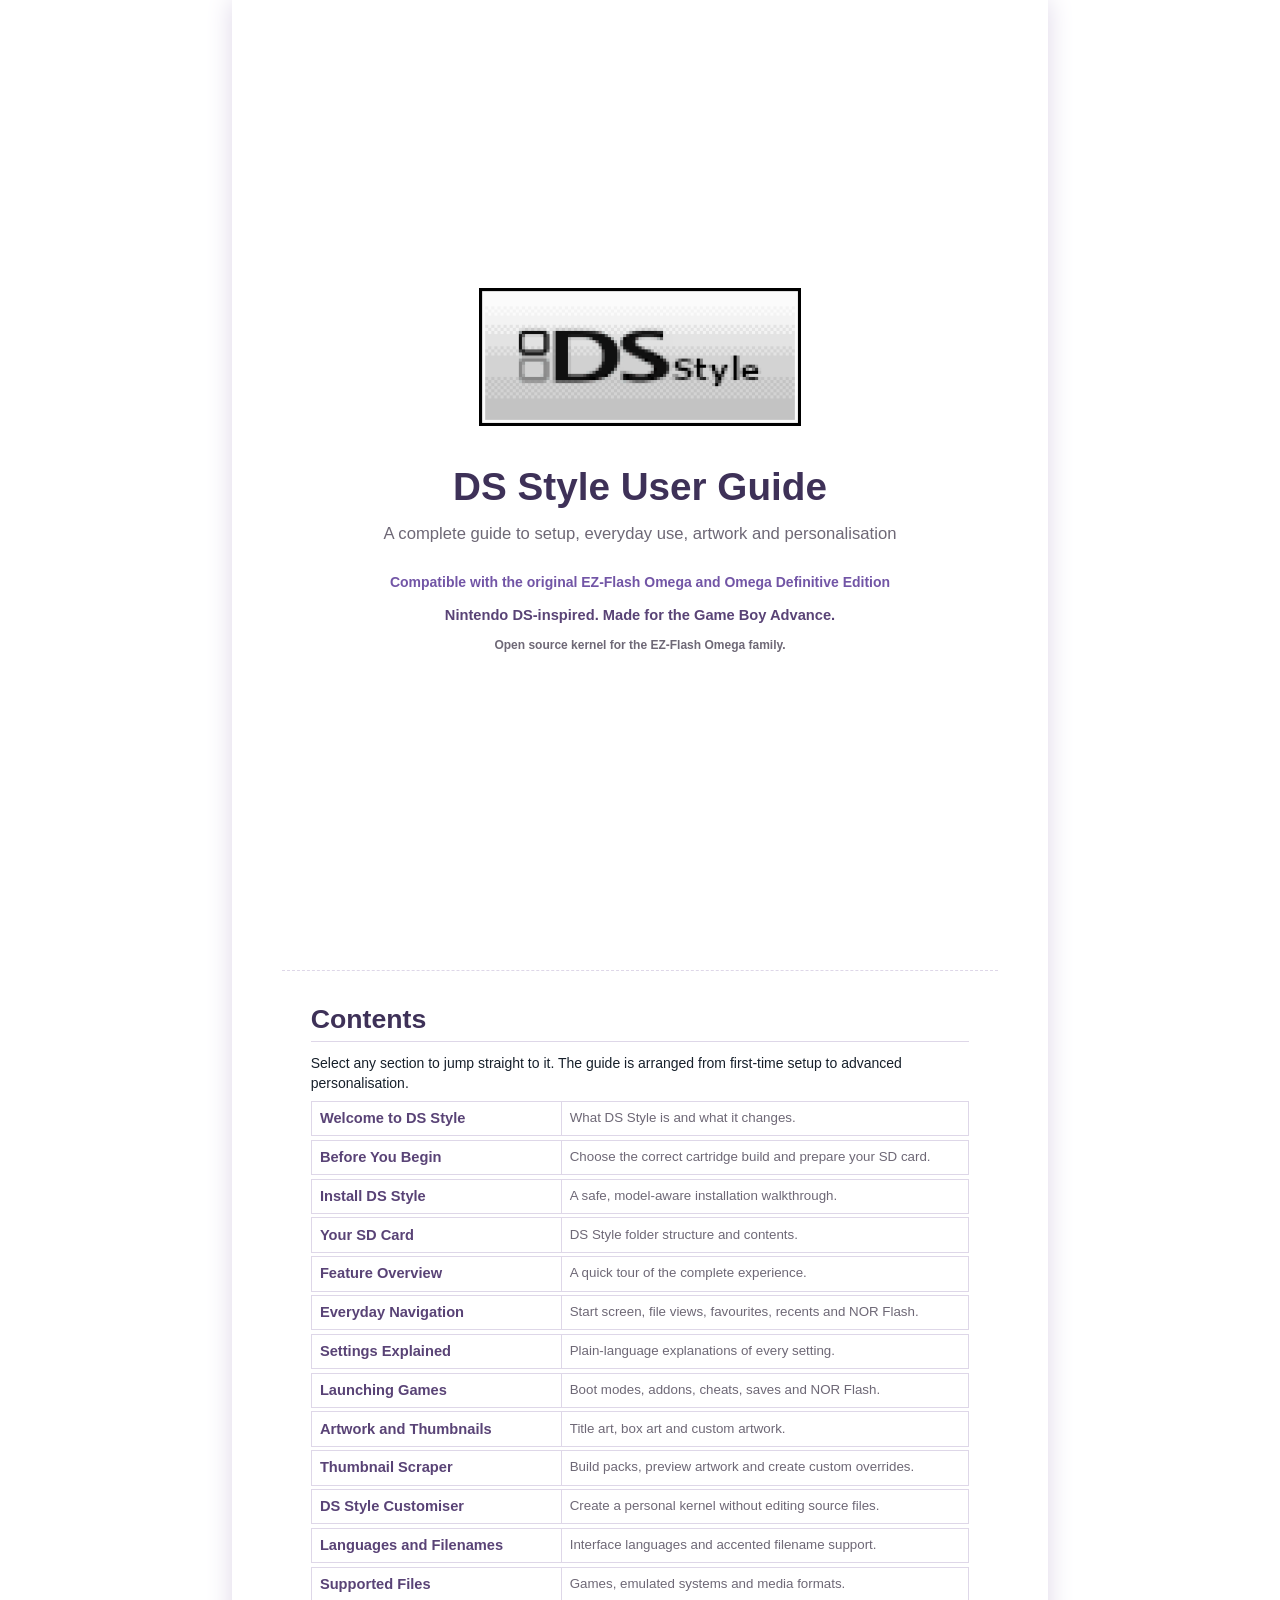
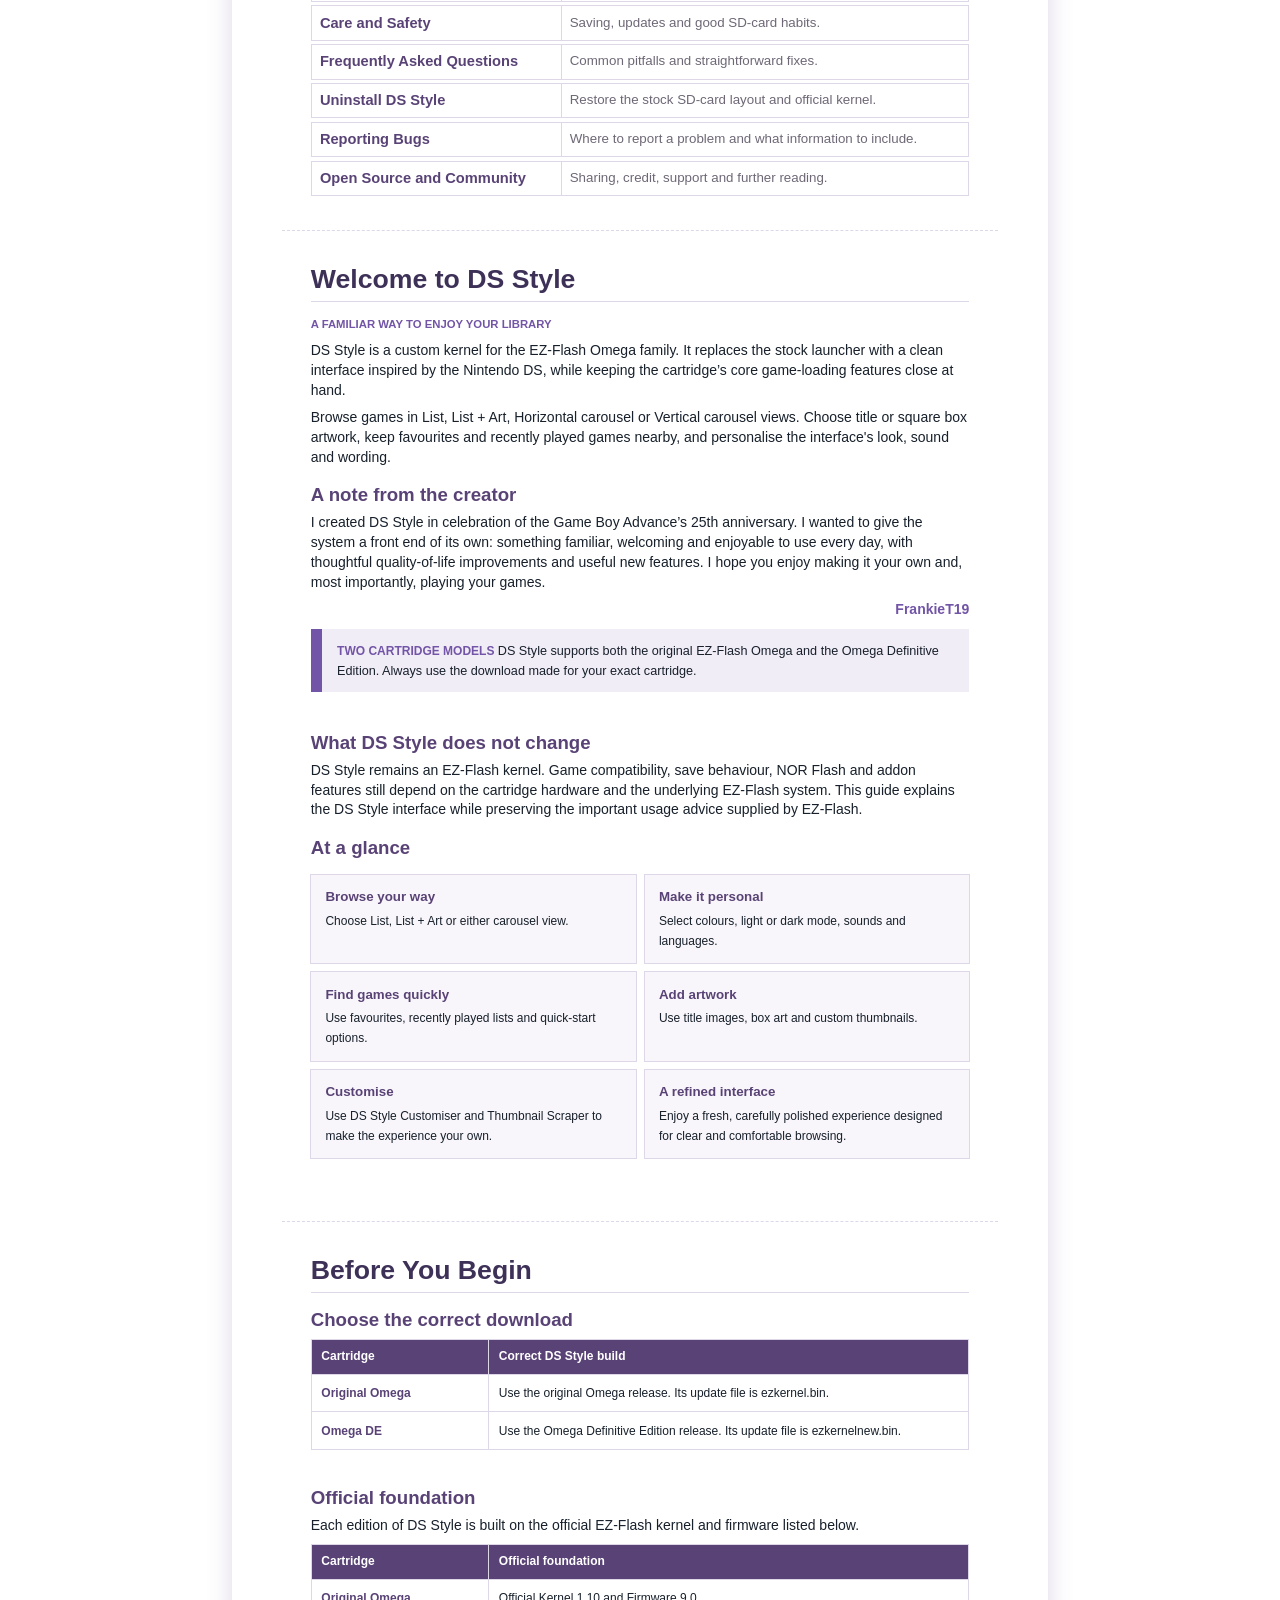
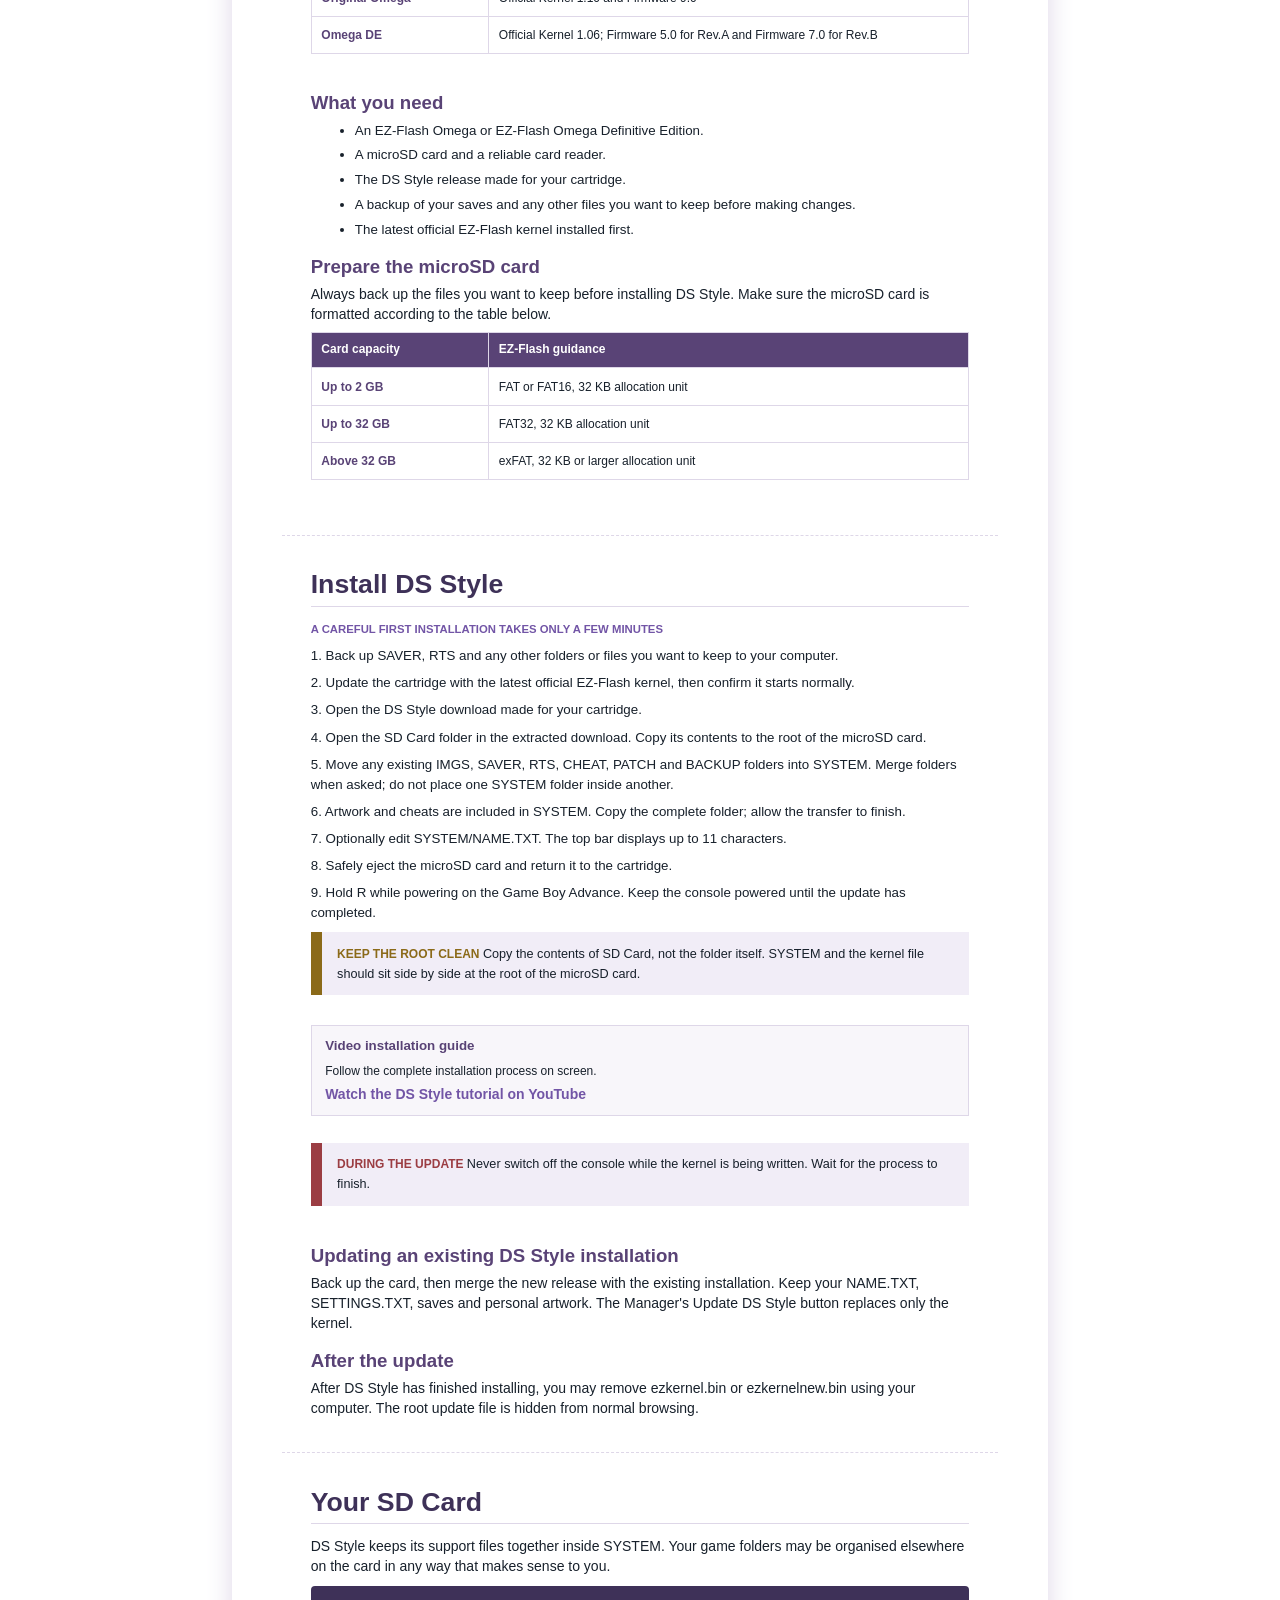
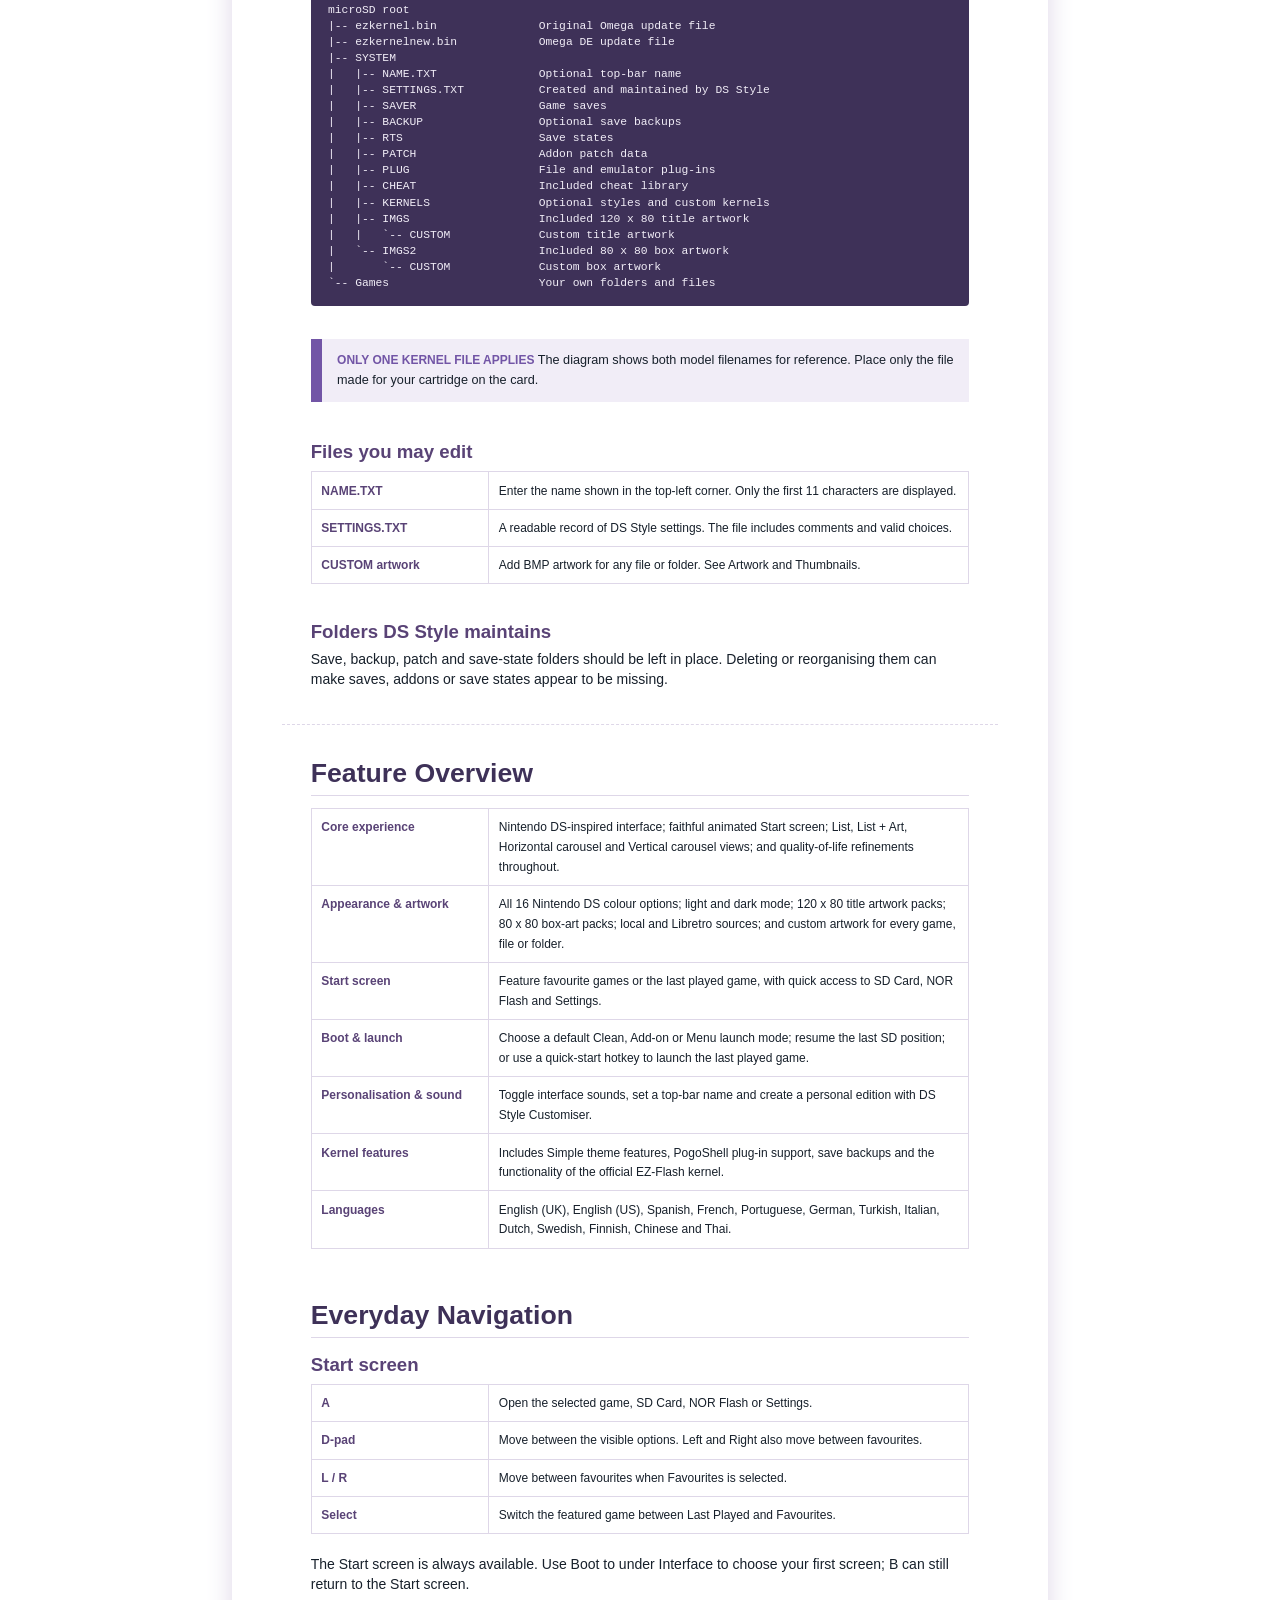
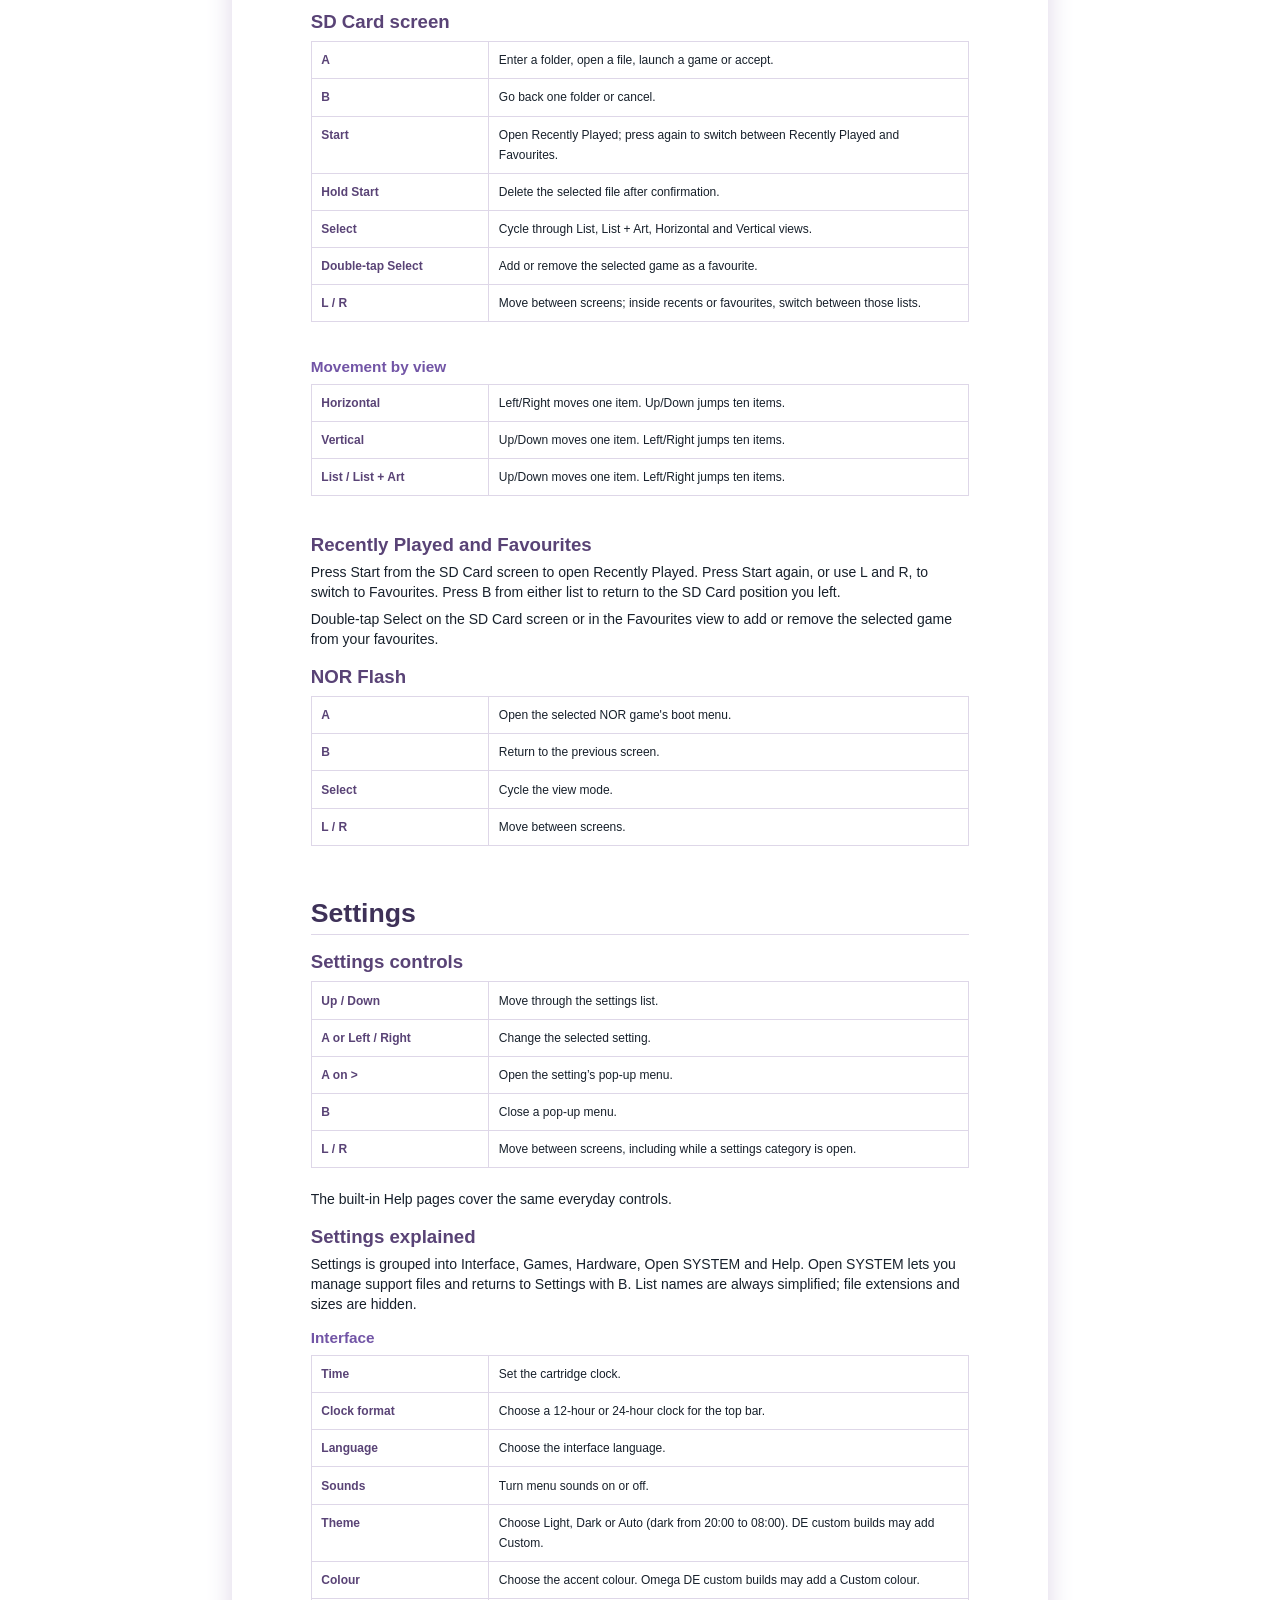
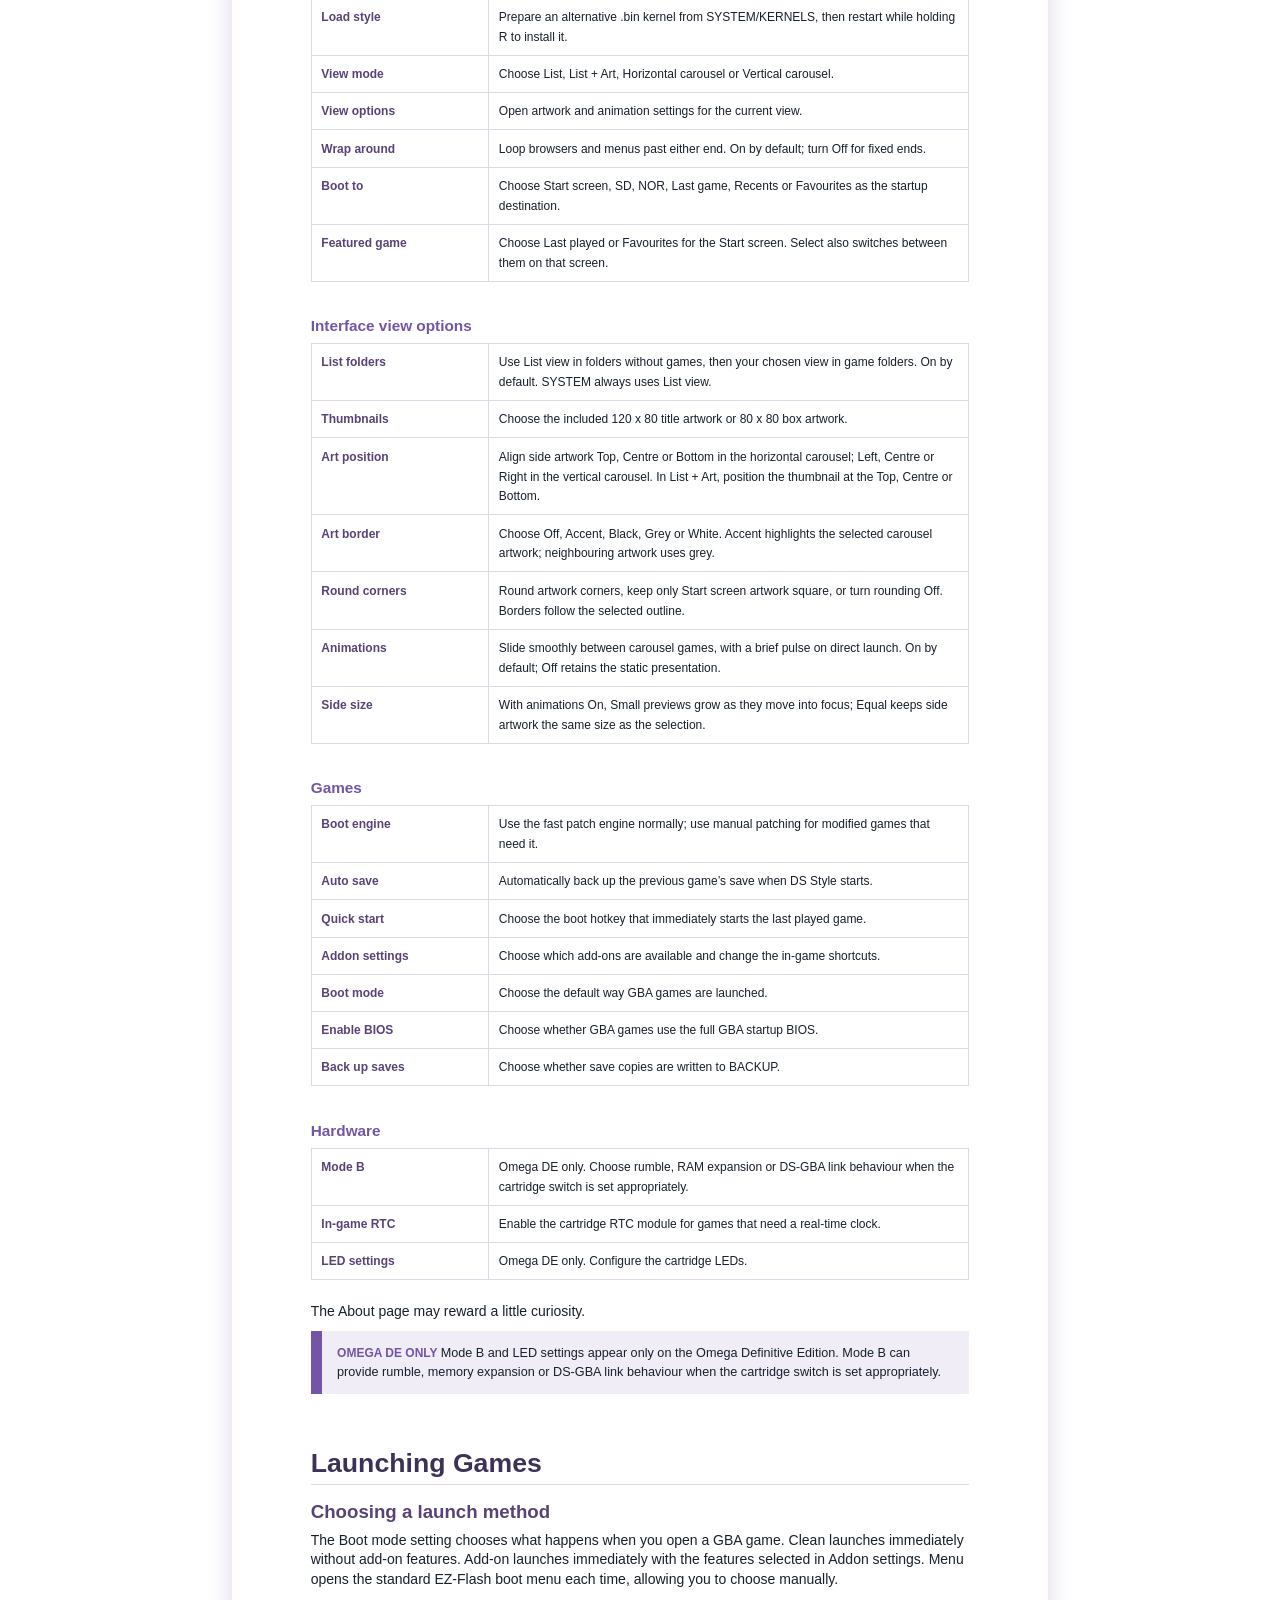
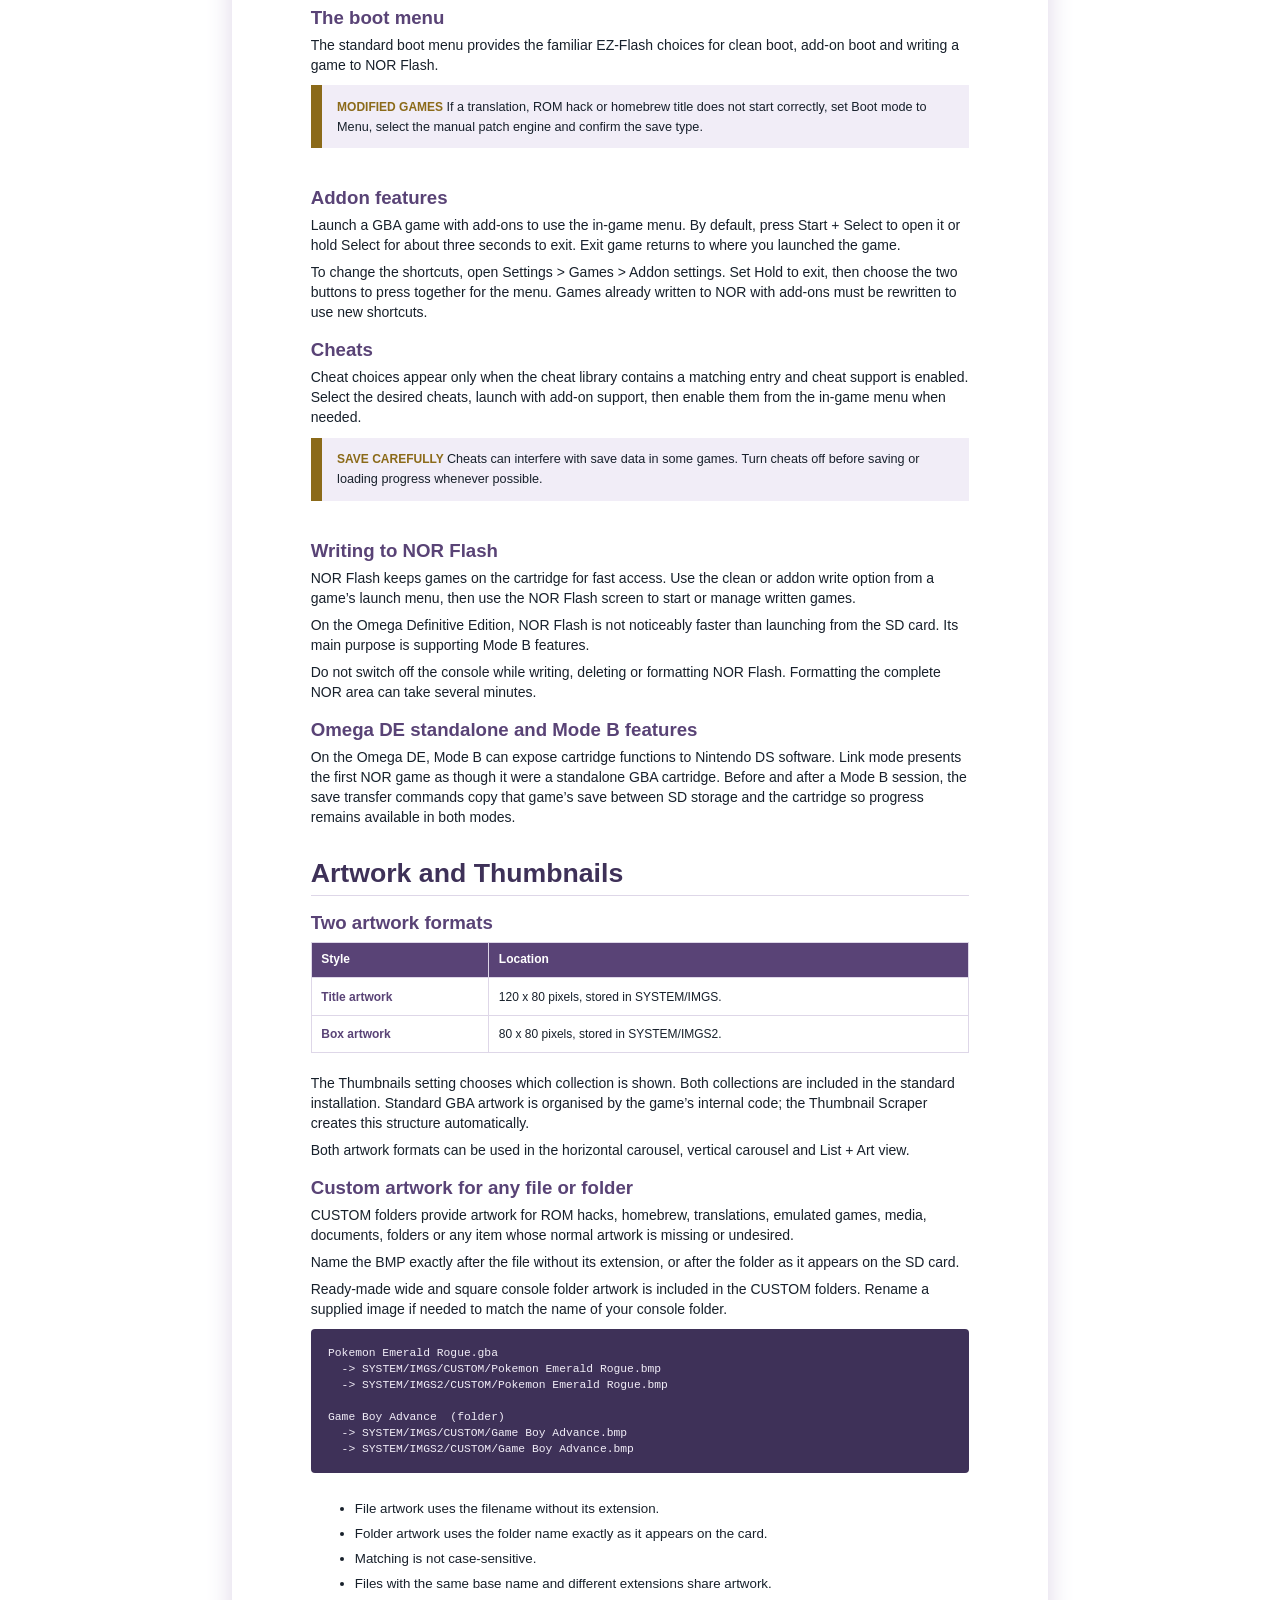
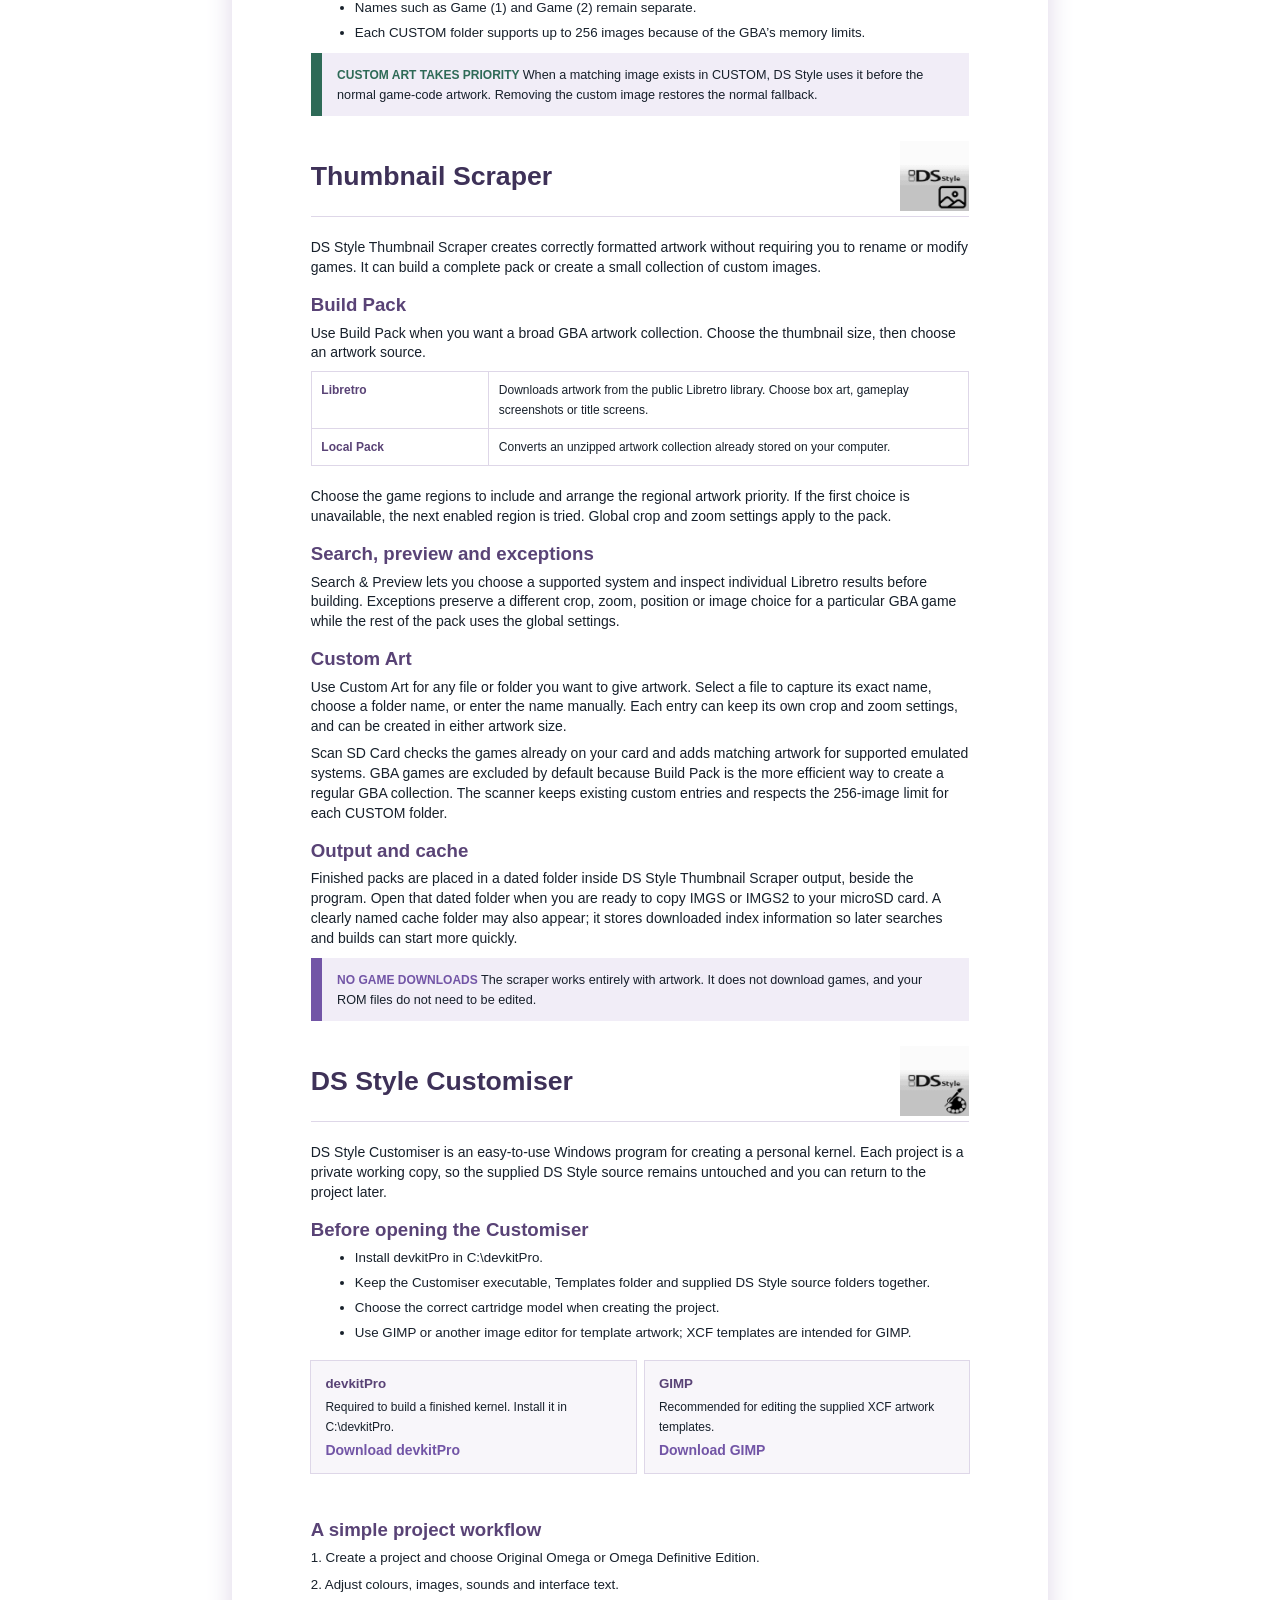
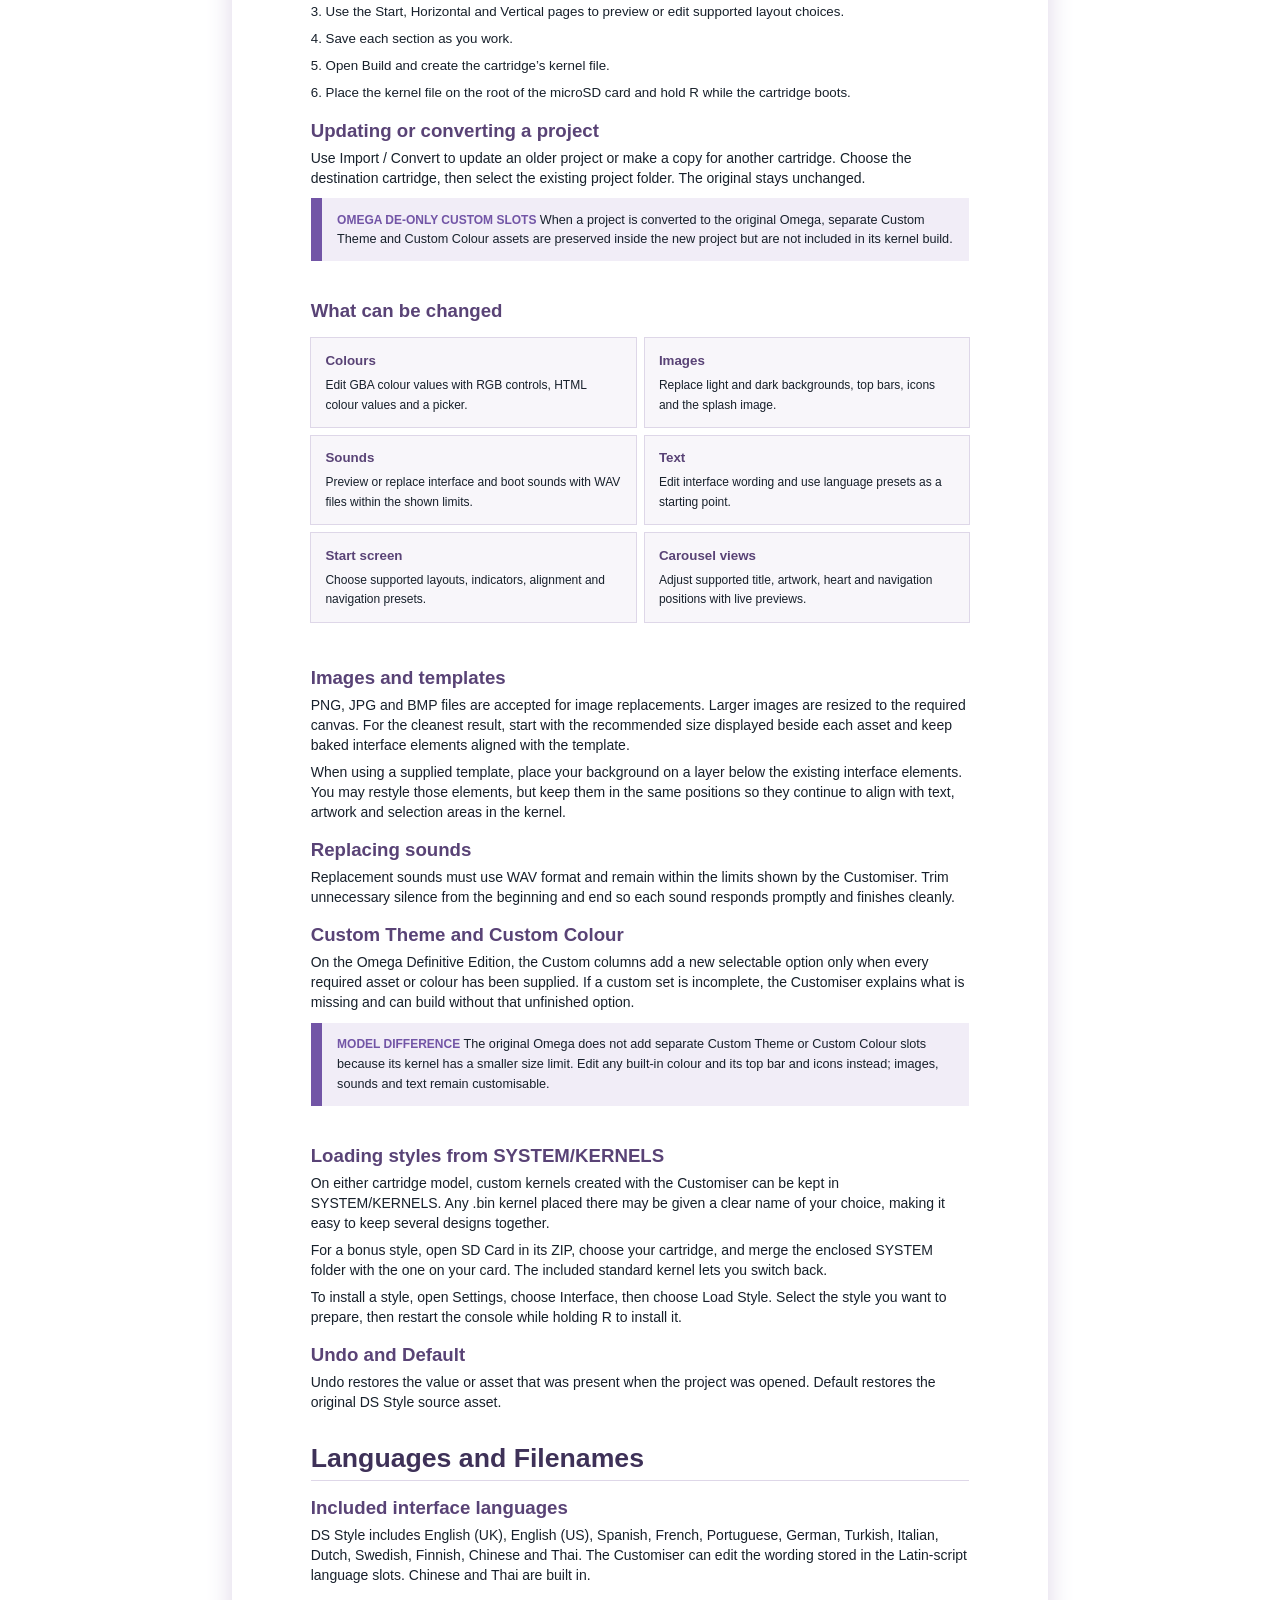
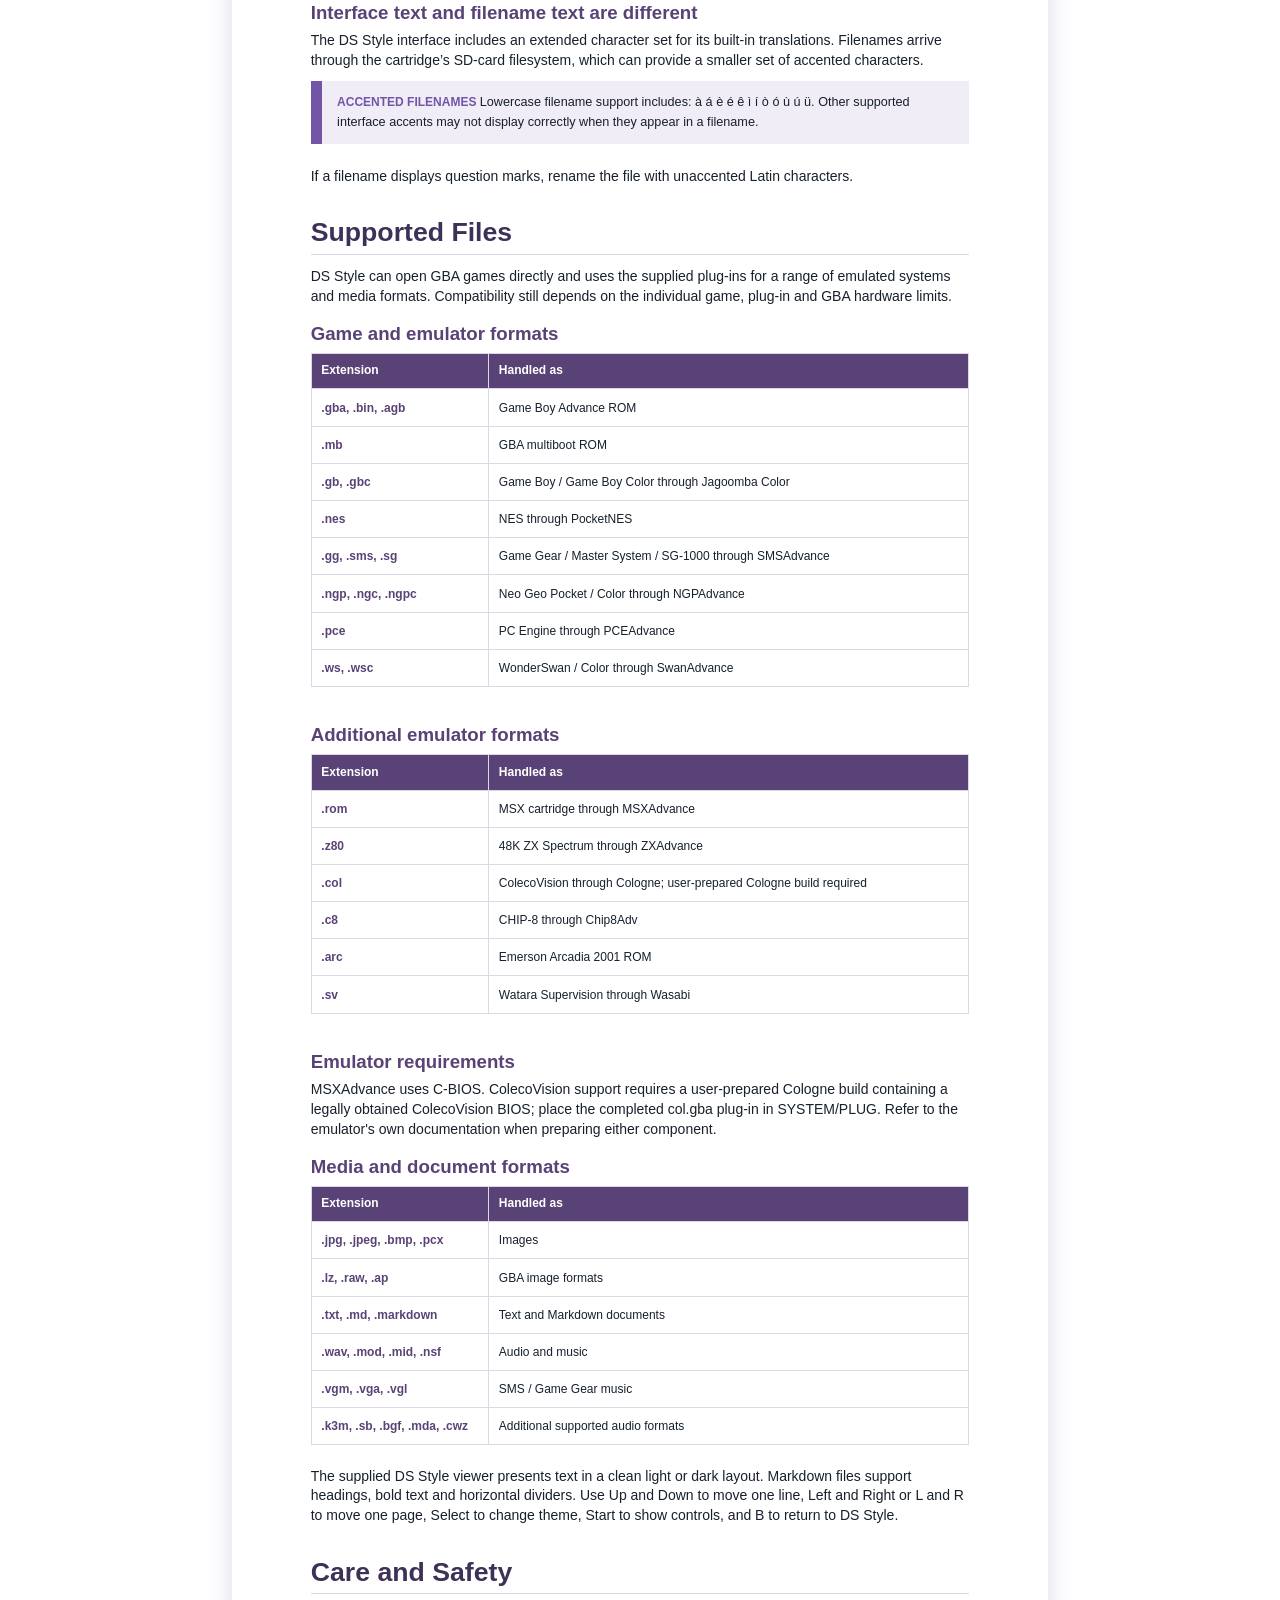
<file: docs/index.html>
<!doctype html>
<html lang="en">
<head>
<meta charset="utf-8">
<meta name="viewport" content="width=device-width, initial-scale=1">
<title>DS Style User Guide</title>
<style>
@page { size: Letter; margin: 0.62in 0.82in 0.62in 0.82in; }
* { box-sizing: border-box; }
html { scroll-behavior: smooth; }
body {
  margin: 0;
  color: #17202b;
  font-family: Arial, Helvetica, sans-serif;
  font-size: 10.5pt;
  line-height: 1.42;
  background: #ffffff;
}
.cover {
  min-height: 9.35in;
  text-align: center;
  display: flex;
  flex-direction: column;
  align-items: center;
  justify-content: center;
  padding: 0.2in 0.15in 0.55in;
}
.logo { width: 3.35in; height: auto; margin: 0 0 0.35in; image-rendering: auto; }
.section-logo { display: block; width: 0.95in; height: 0.95in; object-fit: contain; margin: 0.02in auto 0.14in; }
.cover-title { font-size: 29pt !important; font-weight: 700; color: #3e3158; margin: 0 0 0.08in !important; }
.cover-subtitle { max-width: 5.8in; font-size: 12.5pt !important; color: #6e6876; margin: 0 0 0.28in !important; }
.cover-note { text-align: center; color: #594376; font-weight: 600; margin: 0.05in 0 !important; }
.page-break { break-before: page; page-break-before: always; height: 0; }
.spacer { height: 0.08in; }
h1 {
  color: #3e3158;
  font-size: 20pt;
  line-height: 1.15;
  margin: 0.32in 0 0.13in;
  padding-bottom: 0.06in;
  border-bottom: 1px solid #ded7e8;
  break-after: avoid;
}
.page-break + h1 { margin-top: 0; }
.tool-heading-row {
  display: grid;
  grid-template-columns: minmax(0, 1fr) 0.82in;
  gap: 0.18in;
  align-items: center;
  margin: 0.02in 0 0.14in;
  padding-bottom: 0.06in;
  border-bottom: 1px solid #ded7e8;
}
.tool-heading-row h1 {
  margin: 0 !important;
  padding-bottom: 0;
  border-bottom: 0;
}
.tool-heading-logo {
  width: 0.72in;
  height: 0.72in;
  object-fit: contain;
  justify-self: end;
}
h2 {
  color: #594376;
  font-size: 14pt;
  line-height: 1.2;
  margin: 0.17in 0 0.07in;
  break-after: avoid;
}
h3 {
  color: #7255a6;
  font-size: 11.5pt;
  line-height: 1.2;
  margin: 0.15in 0 0.06in;
  break-after: avoid;
}
p.body { margin: 0 0 0.075in; orphans: 3; widows: 3; }
.center { text-align: center; }
.right { text-align: right; }
.justify { text-align: justify; }
.bold { font-weight: 700; }
.italic { font-style: italic; }
a { color: #7255a6 !important; text-decoration: none; }
a:hover { text-decoration: underline; }
ul, ol { margin: 0.04in 0 0.11in 0.28in; padding-left: 0.18in; }
li { margin: 0 0 0.05in; break-inside: avoid; }
li.sub { margin-left: 0.2in; }
table { border-collapse: collapse; width: 100%; margin: 0.08in 0 0.14in; }
tr { break-inside: avoid; page-break-inside: avoid; }
th, td {
  border: 1px solid #ded7e8;
  padding: 0.085in 0.1in;
  text-align: left;
  vertical-align: top;
}
th { background: #594376; color: white; font-size: 9.4pt; }
td:first-child { width: 27%; color: #594376; font-weight: 700; }
td p, th p { margin: 0 0 0.04in; }
td p:last-child, th p:last-child { margin-bottom: 0; }
.card-grid { table-layout: fixed; border-collapse: separate; border-spacing: 0.08in; margin-left: -0.08in; width: calc(100% + 0.16in); }
.card-grid td,
.card-grid td:first-child {
  width: 50%;
  background: #f8f6fa;
  color: #17202b;
  font-weight: 400;
  padding: 0.13in 0.15in;
}
.card-grid td p:first-child { color: #594376; font-weight: 700; }
.cover-models { width: 6.3in; margin: 0.08in auto 0.28in; table-layout: fixed; }
.cover-models td { width: 50%; background: #f8f6fa; text-align: center; color: #17202b; }
.toc-row { margin: 0 0 0.035in; table-layout: fixed; }
.toc-row td {
  padding: 0.075in 0.085in;
  font-size: 10.35pt;
  line-height: 1.3;
}
.toc-row td:first-child { width: 38%; }
.callout {
  background: #f1edf7;
  border-left: 0.12in solid #7255a6;
  padding: 0.12in 0.16in;
  margin: 0.1in 0 0.16in;
  break-inside: avoid;
}
.callout p { margin: 0; }
.link-card {
  background: #f8f6fa;
  border: 1px solid #ded7e8;
  padding: 0.1in 0.14in;
  margin: 0.07in 0 0.1in;
  break-inside: avoid;
}
.link-card p { margin: 0 0 0.05in; }
.link-card p:last-child { margin-bottom: 0; }
pre {
  white-space: pre-wrap;
  background: #3e3158;
  color: #f1edf7;
  border-radius: 4px;
  padding: 0.16in 0.18in;
  font: 8.5pt/1.42 Consolas, "Courier New", monospace;
  margin: 0.1in 0 0.16in;
  break-inside: avoid;
}
@media screen {
  body { max-width: 8.5in; margin: 0 auto; padding: 0.4in 0.82in; box-shadow: 0 0 25px #ded7e8; }
  .page-break { border-top: 1px dashed #ded7e8; margin: 0.35in -0.3in; }
}
@media print {
  a { color: #7255a6 !important; }
  .page-break { margin: 0; }
}
</style>
</head>
<body>

<!--
DS Style User Guide
Self-contained working copy generated from the editable DOCX.
All images and styling are embedded. Internal table-of-contents links and
external reference links are retained for browser viewing and PDF printing.
-->

<section class="cover"><div class="spacer"></div><img class="logo" alt="DS Style" src="[data-uri]"><p class="body center cover-title"><span class="bold" style="color:#3E3158;font-size:29pt">DS Style User Guide</span></p><p class="body center cover-subtitle"><span style="color:#6E6876;font-size:12.5pt">A complete guide to setup, everyday use, artwork and personalisation</span></p><p class="body center"><span class="bold" style="color:#7255A6;font-size:10.5pt">Compatible with the original EZ-Flash Omega and Omega Definitive Edition</span></p><p class="body center cover-note"><span class="bold" style="color:#594376;font-size:11pt">Nintendo DS-inspired. Made for the Game Boy Advance.</span></p><p class="body center cover-note"><span style="color:#6E6876;font-size:9pt">Open source kernel for the EZ-Flash Omega family.</span></p></section><div class="page-break"></div><h1 id="contents"><span>Contents</span></h1><p class="body"><span style="color:#17202B;font-size:10.5pt">Select any section to jump straight to it. The guide is arranged from first-time setup to advanced personalisation.</span></p><table class="toc-row"><tr><td><p><a href="#welcome"><span class="bold" style="color:#594376;font-size:11pt">Welcome to DS Style</span></a></p></td><td><p><span style="color:#6E6876;font-size:10pt">What DS Style is and what it changes.</span></p></td></tr></table><table class="toc-row"><tr><td><p><a href="#before"><span class="bold" style="color:#594376;font-size:11pt">Before You Begin</span></a></p></td><td><p><span style="color:#6E6876;font-size:10pt">Choose the correct cartridge build and prepare your SD card.</span></p></td></tr></table><table class="toc-row"><tr><td><p><a href="#install"><span class="bold" style="color:#594376;font-size:11pt">Install DS Style</span></a></p></td><td><p><span style="color:#6E6876;font-size:10pt">A safe, model-aware installation walkthrough.</span></p></td></tr></table><table class="toc-row"><tr><td><p><a href="#filesystem"><span class="bold" style="color:#594376;font-size:11pt">Your SD Card</span></a></p></td><td><p><span style="color:#6E6876;font-size:10pt">DS Style folder structure and contents.</span></p></td></tr></table><table class="toc-row"><tr><td><p><a href="#features"><span class="bold" style="color:#594376;font-size:11pt">Feature Overview</span></a></p></td><td><p><span style="color:#6E6876;font-size:10pt">A quick tour of the complete experience.</span></p></td></tr></table><table class="toc-row"><tr><td><p><a href="#navigation"><span class="bold" style="color:#594376;font-size:11pt">Everyday Navigation</span></a></p></td><td><p><span style="color:#6E6876;font-size:10pt">Start screen, file views, favourites, recents and NOR Flash.</span></p></td></tr></table><table class="toc-row"><tr><td><p><a href="#settings"><span class="bold" style="color:#594376;font-size:11pt">Settings Explained</span></a></p></td><td><p><span style="color:#6E6876;font-size:10pt">Plain-language explanations of every setting.</span></p></td></tr></table><table class="toc-row"><tr><td><p><a href="#launching"><span class="bold" style="color:#594376;font-size:11pt">Launching Games</span></a></p></td><td><p><span style="color:#6E6876;font-size:10pt">Boot modes, addons, cheats, saves and NOR Flash.</span></p></td></tr></table><table class="toc-row"><tr><td><p><a href="#artwork"><span class="bold" style="color:#594376;font-size:11pt">Artwork and Thumbnails</span></a></p></td><td><p><span style="color:#6E6876;font-size:10pt">Title art, box art and custom artwork.</span></p></td></tr></table><table class="toc-row"><tr><td><p><a href="#scraper"><span class="bold" style="color:#594376;font-size:11pt">Thumbnail Scraper</span></a></p></td><td><p><span style="color:#6E6876;font-size:10pt">Build packs, preview artwork and create custom overrides.</span></p></td></tr></table><table class="toc-row"><tr><td><p><a href="#customiser"><span class="bold" style="color:#594376;font-size:11pt">DS Style Customiser</span></a></p></td><td><p><span style="color:#6E6876;font-size:10pt">Create a personal kernel without editing source files.</span></p></td></tr></table><table class="toc-row"><tr><td><p><a href="#languages"><span class="bold" style="color:#594376;font-size:11pt">Languages and Filenames</span></a></p></td><td><p><span style="color:#6E6876;font-size:10pt">Interface languages and accented filename support.</span></p></td></tr></table><table class="toc-row"><tr><td><p><a href="#supported"><span class="bold" style="color:#594376;font-size:11pt">Supported Files</span></a></p></td><td><p><span style="color:#6E6876;font-size:10pt">Games, emulated systems and media formats.</span></p></td></tr></table><table class="toc-row"><tr><td><p><a href="#safety"><span class="bold" style="color:#594376;font-size:11pt">Care and Safety</span></a></p></td><td><p><span style="color:#6E6876;font-size:10pt">Saving, updates and good SD-card habits.</span></p></td></tr></table><table class="toc-row"><tr><td><p><a href="#faq"><span class="bold" style="color:#594376;font-size:11pt">Frequently Asked Questions</span></a></p></td><td><p><span style="color:#6E6876;font-size:10pt">Common pitfalls and straightforward fixes.</span></p></td></tr></table><table class="toc-row"><tr><td><p><a href="#uninstall"><span class="bold" style="color:#594376;font-size:11pt">Uninstall DS Style</span></a></p></td><td><p><span style="color:#6E6876;font-size:10pt">Restore the stock SD-card layout and official kernel.</span></p></td></tr></table><table class="toc-row"><tr><td><p><a href="#reporting"><span class="bold" style="color:#594376;font-size:11pt">Reporting Bugs</span></a></p></td><td><p><span style="color:#6E6876;font-size:10pt">Where to report a problem and what information to include.</span></p></td></tr></table><table class="toc-row"><tr><td><p><a href="#community"><span class="bold" style="color:#594376;font-size:11pt">Open Source and Community</span></a></p></td><td><p><span style="color:#6E6876;font-size:10pt">Sharing, credit, support and further reading.</span></p></td></tr></table><div class="page-break"></div><h1 id="welcome"><span>Welcome to DS Style</span></h1><p class="body"><span class="bold" style="color:#7255A6;font-size:8.5pt">A FAMILIAR WAY TO ENJOY YOUR LIBRARY</span></p><p class="body"><span style="color:#17202B;font-size:10.5pt">DS Style is a custom kernel for the EZ-Flash Omega family. It replaces the stock launcher with a clean interface inspired by the Nintendo DS, while keeping the cartridge’s core game-loading features close at hand.</span></p><p class="body"><span style="color:#17202B;font-size:10.5pt">Browse games in List, List + Art, Horizontal carousel or Vertical carousel views. Choose title or square box artwork, keep favourites and recently played games nearby, and personalise the interface&#x27;s look, sound and wording.</span></p><h2><span>A note from the creator</span></h2><p class="body"><span style="color:#17202B;font-size:10.5pt">I created DS Style in celebration of the Game Boy Advance’s 25th anniversary. I wanted to give the system a front end of its own: something familiar, welcoming and enjoyable to use every day, with thoughtful quality-of-life improvements and useful new features. I hope you enjoy making it your own and, most importantly, playing your games.</span></p><p class="body right"><span class="bold" style="color:#7255A6;font-size:10.5pt">FrankieT19</span></p><aside class="callout" style="border-left-color:#7255A6"><p><span class="bold" style="color:#7255A6;font-size:9pt">TWO CARTRIDGE MODELS  </span><span style="color:#17202B;font-size:9.5pt">DS Style supports both the original EZ-Flash Omega and the Omega Definitive Edition. Always use the download made for your exact cartridge.</span></p></aside><div class="spacer"></div><h2><span>What DS Style does not change</span></h2><p class="body"><span style="color:#17202B;font-size:10.5pt">DS Style remains an EZ-Flash kernel. Game compatibility, save behaviour, NOR Flash and addon features still depend on the cartridge hardware and the underlying EZ-Flash system. This guide explains the DS Style interface while preserving the important usage advice supplied by EZ-Flash.</span></p><h2><span>At a glance</span></h2><table class="card-grid"><tr><td><p><span class="bold" style="color:#594376;font-size:10pt">Browse your way</span></p><p><span style="color:#17202B;font-size:9pt">Choose List, List + Art or either carousel view.</span></p></td><td><p><span class="bold" style="color:#594376;font-size:10pt">Make it personal</span></p><p><span style="color:#17202B;font-size:9pt">Select colours, light or dark mode, sounds and languages.</span></p></td></tr><tr><td><p><span class="bold" style="color:#594376;font-size:10pt">Find games quickly</span></p><p><span style="color:#17202B;font-size:9pt">Use favourites, recently played lists and quick-start options.</span></p></td><td><p><span class="bold" style="color:#594376;font-size:10pt">Add artwork</span></p><p><span style="color:#17202B;font-size:9pt">Use title images, box art and custom thumbnails.</span></p></td></tr><tr><td><p><span class="bold" style="color:#594376;font-size:10pt">Customise</span></p><p><span style="color:#17202B;font-size:9pt">Use DS Style Customiser and Thumbnail Scraper to make the experience your own.</span></p></td><td><p><span class="bold" style="color:#594376;font-size:10pt">A refined interface</span></p><p><span style="color:#17202B;font-size:9pt">Enjoy a fresh, carefully polished experience designed for clear and comfortable browsing.</span></p></td></tr></table><div class="spacer"></div><div class="page-break"></div><h1 id="before"><span>Before You Begin</span></h1><h2><span>Choose the correct download</span></h2><table class="data-table"><tr><th><p><span class="bold" style="color:#FFFFFF;font-size:9pt">Cartridge</span></p></th><th><p><span class="bold" style="color:#FFFFFF;font-size:9pt">Correct DS Style build</span></p></th></tr><tr><td><p><span class="bold" style="color:#594376;font-size:9pt">Original Omega</span></p></td><td><p><span style="color:#17202B;font-size:9pt">Use the original Omega release. Its update file is ezkernel.bin.</span></p></td></tr><tr><td><p><span class="bold" style="color:#594376;font-size:9pt">Omega DE</span></p></td><td><p><span style="color:#17202B;font-size:9pt">Use the Omega Definitive Edition release. Its update file is ezkernelnew.bin.</span></p></td></tr></table><div class="spacer"></div><h2><span>Official foundation</span></h2><p class="body"><span style="color:#17202B;font-size:10.5pt">Each edition of DS Style is built on the official EZ-Flash kernel and firmware listed below.</span></p><table class="data-table"><tr><th><p><span class="bold" style="color:#FFFFFF;font-size:9pt">Cartridge</span></p></th><th><p><span class="bold" style="color:#FFFFFF;font-size:9pt">Official foundation</span></p></th></tr><tr><td><p><span class="bold" style="color:#594376;font-size:9pt">Original Omega</span></p></td><td><p><span style="color:#17202B;font-size:9pt">Official Kernel 1.10 and Firmware 9.0</span></p></td></tr><tr><td><p><span class="bold" style="color:#594376;font-size:9pt">Omega DE</span></p></td><td><p><span style="color:#17202B;font-size:9pt">Official Kernel 1.06; Firmware 5.0 for Rev.A and Firmware 7.0 for Rev.B</span></p></td></tr></table><div class="spacer"></div><h2><span>What you need</span></h2><ul><li><span style="color:#17202B;font-size:10pt">An EZ-Flash Omega or EZ-Flash Omega Definitive Edition.</span></li><li><span style="color:#17202B;font-size:10pt">A microSD card and a reliable card reader.</span></li><li><span style="color:#17202B;font-size:10pt">The DS Style release made for your cartridge.</span></li><li><span style="color:#17202B;font-size:10pt">A backup of your saves and any other files you want to keep before making changes.</span></li><li><span style="color:#17202B;font-size:10pt">The latest official EZ-Flash kernel installed first.</span></li></ul><h2><span>Prepare the microSD card</span></h2><p class="body"><span style="color:#17202B;font-size:10.5pt">Always back up the files you want to keep before installing DS Style. Make sure the microSD card is formatted according to the table below.</span></p><table class="data-table"><tr><th><p><span class="bold" style="color:#FFFFFF;font-size:9pt">Card capacity</span></p></th><th><p><span class="bold" style="color:#FFFFFF;font-size:9pt">EZ-Flash guidance</span></p></th></tr><tr><td><p><span class="bold" style="color:#594376;font-size:9pt">Up to 2 GB</span></p></td><td><p><span style="color:#17202B;font-size:9pt">FAT or FAT16, 32 KB allocation unit</span></p></td></tr><tr><td><p><span class="bold" style="color:#594376;font-size:9pt">Up to 32 GB</span></p></td><td><p><span style="color:#17202B;font-size:9pt">FAT32, 32 KB allocation unit</span></p></td></tr><tr><td><p><span class="bold" style="color:#594376;font-size:9pt">Above 32 GB</span></p></td><td><p><span style="color:#17202B;font-size:9pt">exFAT, 32 KB or larger allocation unit</span></p></td></tr></table><div class="spacer"></div><div class="page-break"></div><h1 id="install"><span>Install DS Style</span></h1><p class="body"><span class="bold" style="color:#7255A6;font-size:8.5pt">A CAREFUL FIRST INSTALLATION TAKES ONLY A FEW MINUTES</span></p><p class="body"><span style="color:#17202B;font-size:10pt">1. Back up SAVER, RTS and any other folders or files you want to keep to your computer.</span></p><p class="body"><span style="color:#17202B;font-size:10pt">2. Update the cartridge with the latest official EZ-Flash kernel, then confirm it starts normally.</span></p><p class="body"><span style="color:#17202B;font-size:10pt">3. Open the DS Style download made for your cartridge.</span></p><p class="body"><span style="color:#17202B;font-size:10pt">4. Open the SD Card folder in the extracted download. Copy its contents to the root of the microSD card.</span></p><p class="body"><span style="color:#17202B;font-size:10pt">5. Move any existing IMGS, SAVER, RTS, CHEAT, PATCH and BACKUP folders into SYSTEM. Merge folders when asked; do not place one SYSTEM folder inside another.</span></p><p class="body"><span style="color:#17202B;font-size:10pt">6. Artwork and cheats are included in SYSTEM. Copy the complete folder; allow the transfer to finish.</span></p><p class="body"><span style="color:#17202B;font-size:10pt">7. Optionally edit SYSTEM/NAME.TXT. The top bar displays up to 11 characters.</span></p><p class="body"><span style="color:#17202B;font-size:10pt">8. Safely eject the microSD card and return it to the cartridge.</span></p><p class="body"><span style="color:#17202B;font-size:10pt">9. Hold R while powering on the Game Boy Advance. Keep the console powered until the update has completed.</span></p><aside class="callout" style="border-left-color:#8B6A19"><p><span class="bold" style="color:#8B6A19;font-size:9pt">KEEP THE ROOT CLEAN  </span><span style="color:#17202B;font-size:9.5pt">Copy the contents of SD Card, not the folder itself. SYSTEM and the kernel file should sit side by side at the root of the microSD card.</span></p></aside><div class="spacer"></div><div class="link-card"><p><span class="bold" style="color:#594376;font-size:10pt">Video installation guide</span></p><p><span style="color:#17202B;font-size:9pt">Follow the complete installation process on screen.</span></p><p><a href="https://youtu.be/i807VUSWFjg?si=bavT61OShmqB-bVQ" target="_blank" rel="noopener noreferrer"><span class="bold" style="color:#7255A6">Watch the DS Style tutorial on YouTube</span></a></p></div><div class="spacer"></div><aside class="callout" style="border-left-color:#9B3D43"><p><span class="bold" style="color:#9B3D43;font-size:9pt">DURING THE UPDATE  </span><span style="color:#17202B;font-size:9.5pt">Never switch off the console while the kernel is being written. Wait for the process to finish.</span></p></aside><div class="spacer"></div><h2><span>Updating an existing DS Style installation</span></h2><p class="body"><span style="color:#17202B;font-size:10.5pt">Back up the card, then merge the new release with the existing installation. Keep your NAME.TXT, SETTINGS.TXT, saves and personal artwork. The Manager&#x27;s Update DS Style button replaces only the kernel.</span></p><h2><span>After the update</span></h2><p class="body"><span style="color:#17202B;font-size:10.5pt">After DS Style has finished installing, you may remove ezkernel.bin or ezkernelnew.bin using your computer. The root update file is hidden from normal browsing.</span></p><div class="page-break"></div><h1 id="filesystem"><span>Your SD Card</span></h1><p class="body"><span style="color:#17202B;font-size:10.5pt">DS Style keeps its support files together inside SYSTEM. Your game folders may be organised elsewhere on the card in any way that makes sense to you.</span></p><pre>microSD root
|-- ezkernel.bin               Original Omega update file
|-- ezkernelnew.bin            Omega DE update file
|-- SYSTEM
|   |-- NAME.TXT               Optional top-bar name
|   |-- SETTINGS.TXT           Created and maintained by DS Style
|   |-- SAVER                  Game saves
|   |-- BACKUP                 Optional save backups
|   |-- RTS                    Save states
|   |-- PATCH                  Addon patch data
|   |-- PLUG                   File and emulator plug-ins
|   |-- CHEAT                  Included cheat library
|   |-- KERNELS                Optional styles and custom kernels
|   |-- IMGS                   Included 120 x 80 title artwork
|   |   `-- CUSTOM             Custom title artwork
|   `-- IMGS2                  Included 80 x 80 box artwork
|       `-- CUSTOM             Custom box artwork
`-- Games                      Your own folders and files</pre><div class="spacer"></div><aside class="callout" style="border-left-color:#7255A6"><p><span class="bold" style="color:#7255A6;font-size:9pt">ONLY ONE KERNEL FILE APPLIES  </span><span style="color:#17202B;font-size:9.5pt">The diagram shows both model filenames for reference. Place only the file made for your cartridge on the card.</span></p></aside><div class="spacer"></div><h2><span>Files you may edit</span></h2><table class="data-table"><tr><td><p><span class="bold" style="color:#594376;font-size:9pt">NAME.TXT</span></p></td><td><p><span style="color:#17202B;font-size:9pt">Enter the name shown in the top-left corner. Only the first 11 characters are displayed.</span></p></td></tr><tr><td><p><span class="bold" style="color:#594376;font-size:9pt">SETTINGS.TXT</span></p></td><td><p><span style="color:#17202B;font-size:9pt">A readable record of DS Style settings. The file includes comments and valid choices.</span></p></td></tr><tr><td><p><span class="bold" style="color:#594376;font-size:9pt">CUSTOM artwork</span></p></td><td><p><span style="color:#17202B;font-size:9pt">Add BMP artwork for any file or folder. See Artwork and Thumbnails.</span></p></td></tr></table><div class="spacer"></div><h2><span>Folders DS Style maintains</span></h2><p class="body"><span style="color:#17202B;font-size:10.5pt">Save, backup, patch and save-state folders should be left in place. Deleting or reorganising them can make saves, addons or save states appear to be missing.</span></p><div class="page-break"></div><h1 id="features"><span>Feature Overview</span></h1><table class="data-table"><tr><td><p><span class="bold" style="color:#594376;font-size:9pt">Core experience</span></p></td><td><p><span style="color:#17202B;font-size:9pt">Nintendo DS-inspired interface; faithful animated Start screen; List, List + Art, Horizontal carousel and Vertical carousel views; and quality-of-life refinements throughout.</span></p></td></tr><tr><td><p><span class="bold" style="color:#594376;font-size:9pt">Appearance &amp; artwork</span></p></td><td><p><span style="color:#17202B;font-size:9pt">All 16 Nintendo DS colour options; light and dark mode; 120 x 80 title artwork packs; 80 x 80 box-art packs; local and Libretro sources; and custom artwork for every game, file or folder.</span></p></td></tr><tr><td><p><span class="bold" style="color:#594376;font-size:9pt">Start screen</span></p></td><td><p><span style="color:#17202B;font-size:9pt">Feature favourite games or the last played game, with quick access to SD Card, NOR Flash and Settings.</span></p></td></tr><tr><td><p><span class="bold" style="color:#594376;font-size:9pt">Boot &amp; launch</span></p></td><td><p><span style="color:#17202B;font-size:9pt">Choose a default Clean, Add-on or Menu launch mode; resume the last SD position; or use a quick-start hotkey to launch the last played game.</span></p></td></tr><tr><td><p><span class="bold" style="color:#594376;font-size:9pt">Personalisation &amp; sound</span></p></td><td><p><span style="color:#17202B;font-size:9pt">Toggle interface sounds, set a top-bar name and create a personal edition with DS Style Customiser.</span></p></td></tr><tr><td><p><span class="bold" style="color:#594376;font-size:9pt">Kernel features</span></p></td><td><p><span style="color:#17202B;font-size:9pt">Includes Simple theme features, PogoShell plug-in support, save backups and the functionality of the official EZ-Flash kernel.</span></p></td></tr><tr><td><p><span class="bold" style="color:#594376;font-size:9pt">Languages</span></p></td><td><p><span style="color:#17202B;font-size:9pt">English (UK), English (US), Spanish, French, Portuguese, German, Turkish, Italian, Dutch, Swedish, Finnish, Chinese and Thai.</span></p></td></tr></table><div class="spacer"></div><h1 id="navigation"><span>Everyday Navigation</span></h1><h2><span>Start screen</span></h2><table class="data-table"><tr><td><p><span class="bold" style="color:#594376;font-size:9pt">A</span></p></td><td><p><span style="color:#17202B;font-size:9pt">Open the selected game, SD Card, NOR Flash or Settings.</span></p></td></tr><tr><td><p><span class="bold" style="color:#594376;font-size:9pt">D-pad</span></p></td><td><p><span style="color:#17202B;font-size:9pt">Move between the visible options. Left and Right also move between favourites.</span></p></td></tr><tr><td><p><span class="bold" style="color:#594376;font-size:9pt">L / R</span></p></td><td><p><span style="color:#17202B;font-size:9pt">Move between favourites when Favourites is selected.</span></p></td></tr><tr><td><p><span class="bold" style="color:#594376;font-size:9pt">Select</span></p></td><td><p><span style="color:#17202B;font-size:9pt">Switch the featured game between Last Played and Favourites.</span></p></td></tr></table><div class="spacer"></div><p class="body"><span style="color:#17202B;font-size:10.5pt">The Start screen is always available. Use Boot to under Interface to choose your first screen; B can still return to the Start screen.</span></p><h2><span>SD Card screen</span></h2><table class="data-table"><tr><td><p><span class="bold" style="color:#594376;font-size:9pt">A</span></p></td><td><p><span style="color:#17202B;font-size:9pt">Enter a folder, open a file, launch a game or accept.</span></p></td></tr><tr><td><p><span class="bold" style="color:#594376;font-size:9pt">B</span></p></td><td><p><span style="color:#17202B;font-size:9pt">Go back one folder or cancel.</span></p></td></tr><tr><td><p><span class="bold" style="color:#594376;font-size:9pt">Start</span></p></td><td><p><span style="color:#17202B;font-size:9pt">Open Recently Played; press again to switch between Recently Played and Favourites.</span></p></td></tr><tr><td><p><span class="bold" style="color:#594376;font-size:9pt">Hold Start</span></p></td><td><p><span style="color:#17202B;font-size:9pt">Delete the selected file after confirmation.</span></p></td></tr><tr><td><p><span class="bold" style="color:#594376;font-size:9pt">Select</span></p></td><td><p><span style="color:#17202B;font-size:9pt">Cycle through List, List + Art, Horizontal and Vertical views.</span></p></td></tr><tr><td><p><span class="bold" style="color:#594376;font-size:9pt">Double-tap Select</span></p></td><td><p><span style="color:#17202B;font-size:9pt">Add or remove the selected game as a favourite.</span></p></td></tr><tr><td><p><span class="bold" style="color:#594376;font-size:9pt">L / R</span></p></td><td><p><span style="color:#17202B;font-size:9pt">Move between screens; inside recents or favourites, switch between those lists.</span></p></td></tr></table><div class="spacer"></div><h3><span>Movement by view</span></h3><table class="data-table"><tr><td><p><span class="bold" style="color:#594376;font-size:9pt">Horizontal</span></p></td><td><p><span style="color:#17202B;font-size:9pt">Left/Right moves one item. Up/Down jumps ten items.</span></p></td></tr><tr><td><p><span class="bold" style="color:#594376;font-size:9pt">Vertical</span></p></td><td><p><span style="color:#17202B;font-size:9pt">Up/Down moves one item. Left/Right jumps ten items.</span></p></td></tr><tr><td><p><span class="bold" style="color:#594376;font-size:9pt">List / List + Art</span></p></td><td><p><span style="color:#17202B;font-size:9pt">Up/Down moves one item. Left/Right jumps ten items.</span></p></td></tr></table><div class="spacer"></div><h2><span>Recently Played and Favourites</span></h2><p class="body"><span style="color:#17202B;font-size:10.5pt">Press Start from the SD Card screen to open Recently Played. Press Start again, or use L and R, to switch to Favourites. Press B from either list to return to the SD Card position you left.</span></p><p class="body"><span style="color:#17202B;font-size:10.5pt">Double-tap Select on the SD Card screen or in the Favourites view to add or remove the selected game from your favourites.</span></p><h2><span>NOR Flash</span></h2><table class="data-table"><tr><td><p><span class="bold" style="color:#594376;font-size:9pt">A</span></p></td><td><p><span style="color:#17202B;font-size:9pt">Open the selected NOR game&#x27;s boot menu.</span></p></td></tr><tr><td><p><span class="bold" style="color:#594376;font-size:9pt">B</span></p></td><td><p><span style="color:#17202B;font-size:9pt">Return to the previous screen.</span></p></td></tr><tr><td><p><span class="bold" style="color:#594376;font-size:9pt">Select</span></p></td><td><p><span style="color:#17202B;font-size:9pt">Cycle the view mode.</span></p></td></tr><tr><td><p><span class="bold" style="color:#594376;font-size:9pt">L / R</span></p></td><td><p><span style="color:#17202B;font-size:9pt">Move between screens.</span></p></td></tr></table><div class="spacer"></div><h1><span>Settings</span></h1><h2><span>Settings controls</span></h2><table class="data-table"><tr><td><p><span class="bold" style="color:#594376;font-size:9pt">Up / Down</span></p></td><td><p><span style="color:#17202B;font-size:9pt">Move through the settings list.</span></p></td></tr><tr><td><p><span class="bold" style="color:#594376;font-size:9pt">A or Left / Right</span></p></td><td><p><span style="color:#17202B;font-size:9pt">Change the selected setting.</span></p></td></tr><tr><td><p><span class="bold" style="color:#594376;font-size:9pt">A on &gt;</span></p></td><td><p><span style="color:#17202B;font-size:9pt">Open the setting’s pop-up menu.</span></p></td></tr><tr><td><p><span class="bold" style="color:#594376;font-size:9pt">B</span></p></td><td><p><span style="color:#17202B;font-size:9pt">Close a pop-up menu.</span></p></td></tr><tr><td><p><span class="bold" style="color:#594376;font-size:9pt">L / R</span></p></td><td><p><span style="color:#17202B;font-size:9pt">Move between screens, including while a settings category is open.</span></p></td></tr></table><div class="spacer"></div><p class="body"><span style="color:#17202B;font-size:10.5pt">The built-in Help pages cover the same everyday controls.</span></p><h2 id="settings"><span>Settings explained</span></h2><p class="body"><span style="color:#17202B;font-size:10.5pt">Settings is grouped into Interface, Games, Hardware, Open SYSTEM and Help. Open SYSTEM lets you manage support files and returns to Settings with B. List names are always simplified; file extensions and sizes are hidden.</span></p><h3><span>Interface</span></h3><table class="data-table"><tr><td><p><span class="bold" style="color:#594376;font-size:9pt">Time</span></p></td><td><p><span style="color:#17202B;font-size:9pt">Set the cartridge clock.</span></p></td></tr><tr><td><p><span class="bold" style="color:#594376;font-size:9pt">Clock format</span></p></td><td><p><span style="color:#17202B;font-size:9pt">Choose a 12-hour or 24-hour clock for the top bar.</span></p></td></tr><tr><td><p><span class="bold" style="color:#594376;font-size:9pt">Language</span></p></td><td><p><span style="color:#17202B;font-size:9pt">Choose the interface language.</span></p></td></tr><tr><td><p><span class="bold" style="color:#594376;font-size:9pt">Sounds</span></p></td><td><p><span style="color:#17202B;font-size:9pt">Turn menu sounds on or off.</span></p></td></tr><tr><td><p><span class="bold" style="color:#594376;font-size:9pt">Theme</span></p></td><td><p><span style="color:#17202B;font-size:9pt">Choose Light, Dark or Auto (dark from 20:00 to 08:00). DE custom builds may add Custom.</span></p></td></tr><tr><td><p><span class="bold" style="color:#594376;font-size:9pt">Colour</span></p></td><td><p><span style="color:#17202B;font-size:9pt">Choose the accent colour. Omega DE custom builds may add a Custom colour.</span></p></td></tr><tr><td><p><span class="bold" style="color:#594376;font-size:9pt">Load style</span></p></td><td><p><span style="color:#17202B;font-size:9pt">Prepare an alternative .bin kernel from SYSTEM/KERNELS, then restart while holding R to install it.</span></p></td></tr><tr><td><p><span class="bold" style="color:#594376;font-size:9pt">View mode</span></p></td><td><p><span style="color:#17202B;font-size:9pt">Choose List, List + Art, Horizontal carousel or Vertical carousel.</span></p></td></tr><tr><td><p><span class="bold" style="color:#594376;font-size:9pt">View options</span></p></td><td><p><span style="color:#17202B;font-size:9pt">Open artwork and animation settings for the current view.</span></p></td></tr><tr><td><p><span class="bold" style="color:#594376;font-size:9pt">Wrap around</span></p></td><td><p><span style="color:#17202B;font-size:9pt">Loop browsers and menus past either end. On by default; turn Off for fixed ends.</span></p></td></tr><tr><td><p><span class="bold" style="color:#594376;font-size:9pt">Boot to</span></p></td><td><p><span style="color:#17202B;font-size:9pt">Choose Start screen, SD, NOR, Last game, Recents or Favourites as the startup destination.</span></p></td></tr><tr><td><p><span class="bold" style="color:#594376;font-size:9pt">Featured game</span></p></td><td><p><span style="color:#17202B;font-size:9pt">Choose Last played or Favourites for the Start screen. Select also switches between them on that screen.</span></p></td></tr></table><div class="spacer"></div><h3><span>Interface view options</span></h3><table class="data-table"><tr><td><p><span class="bold" style="color:#594376;font-size:9pt">List folders</span></p></td><td><p><span style="color:#17202B;font-size:9pt">Use List view in folders without games, then your chosen view in game folders. On by default. SYSTEM always uses List view.</span></p></td></tr><tr><td><p><span class="bold" style="color:#594376;font-size:9pt">Thumbnails</span></p></td><td><p><span style="color:#17202B;font-size:9pt">Choose the included 120 x 80 title artwork or 80 x 80 box artwork.</span></p></td></tr><tr><td><p><span class="bold" style="color:#594376;font-size:9pt">Art position</span></p></td><td><p><span style="color:#17202B;font-size:9pt">Align side artwork Top, Centre or Bottom in the horizontal carousel; Left, Centre or Right in the vertical carousel. In List + Art, position the thumbnail at the Top, Centre or Bottom.</span></p></td></tr><tr><td><p><span class="bold" style="color:#594376;font-size:9pt">Art border</span></p></td><td><p><span style="color:#17202B;font-size:9pt">Choose Off, Accent, Black, Grey or White. Accent highlights the selected carousel artwork; neighbouring artwork uses grey.</span></p></td></tr><tr><td><p><span class="bold" style="color:#594376;font-size:9pt">Round corners</span></p></td><td><p><span style="color:#17202B;font-size:9pt">Round artwork corners, keep only Start screen artwork square, or turn rounding Off. Borders follow the selected outline.</span></p></td></tr><tr><td><p><span class="bold" style="color:#594376;font-size:9pt">Animations</span></p></td><td><p><span style="color:#17202B;font-size:9pt">Slide smoothly between carousel games, with a brief pulse on direct launch. On by default; Off retains the static presentation.</span></p></td></tr><tr><td><p><span class="bold" style="color:#594376;font-size:9pt">Side size</span></p></td><td><p><span style="color:#17202B;font-size:9pt">With animations On, Small previews grow as they move into focus; Equal keeps side artwork the same size as the selection.</span></p></td></tr></table><div class="spacer"></div><h3><span>Games</span></h3><table class="data-table"><tr><td><p><span class="bold" style="color:#594376;font-size:9pt">Boot engine</span></p></td><td><p><span style="color:#17202B;font-size:9pt">Use the fast patch engine normally; use manual patching for modified games that need it.</span></p></td></tr><tr><td><p><span class="bold" style="color:#594376;font-size:9pt">Auto save</span></p></td><td><p><span style="color:#17202B;font-size:9pt">Automatically back up the previous game’s save when DS Style starts.</span></p></td></tr><tr><td><p><span class="bold" style="color:#594376;font-size:9pt">Quick start</span></p></td><td><p><span style="color:#17202B;font-size:9pt">Choose the boot hotkey that immediately starts the last played game.</span></p></td></tr><tr><td><p><span class="bold" style="color:#594376;font-size:9pt">Addon settings</span></p></td><td><p><span style="color:#17202B;font-size:9pt">Choose which add-ons are available and change the in-game shortcuts.</span></p></td></tr><tr><td><p><span class="bold" style="color:#594376;font-size:9pt">Boot mode</span></p></td><td><p><span style="color:#17202B;font-size:9pt">Choose the default way GBA games are launched.</span></p></td></tr><tr><td><p><span class="bold" style="color:#594376;font-size:9pt">Enable BIOS</span></p></td><td><p><span style="color:#17202B;font-size:9pt">Choose whether GBA games use the full GBA startup BIOS.</span></p></td></tr><tr><td><p><span class="bold" style="color:#594376;font-size:9pt">Back up saves</span></p></td><td><p><span style="color:#17202B;font-size:9pt">Choose whether save copies are written to BACKUP.</span></p></td></tr></table><div class="spacer"></div><h3><span>Hardware</span></h3><table class="data-table"><tr><td><p><span class="bold" style="color:#594376;font-size:9pt">Mode B</span></p></td><td><p><span style="color:#17202B;font-size:9pt">Omega DE only. Choose rumble, RAM expansion or DS-GBA link behaviour when the cartridge switch is set appropriately.</span></p></td></tr><tr><td><p><span class="bold" style="color:#594376;font-size:9pt">In-game RTC</span></p></td><td><p><span style="color:#17202B;font-size:9pt">Enable the cartridge RTC module for games that need a real-time clock.</span></p></td></tr><tr><td><p><span class="bold" style="color:#594376;font-size:9pt">LED settings</span></p></td><td><p><span style="color:#17202B;font-size:9pt">Omega DE only. Configure the cartridge LEDs.</span></p></td></tr></table><div class="spacer"></div><p class="body"><span style="color:#17202B;font-size:10.5pt">The About page may reward a little curiosity.</span></p><aside class="callout" style="border-left-color:#7255A6"><p><span class="bold" style="color:#7255A6;font-size:9pt">OMEGA DE ONLY  </span><span style="color:#17202B;font-size:9.5pt">Mode B and LED settings appear only on the Omega Definitive Edition. Mode B can provide rumble, memory expansion or DS-GBA link behaviour when the cartridge switch is set appropriately.</span></p></aside><div class="spacer"></div><h1 id="launching"><span>Launching Games</span></h1><h2><span>Choosing a launch method</span></h2><p class="body"><span style="color:#17202B;font-size:10.5pt">The Boot mode setting chooses what happens when you open a GBA game. Clean launches immediately without add-on features. Add-on launches immediately with the features selected in Addon settings. Menu opens the standard EZ-Flash boot menu each time, allowing you to choose manually.</span></p><h2><span>The boot menu</span></h2><p class="body"><span style="color:#17202B;font-size:10.5pt">The standard boot menu provides the familiar EZ-Flash choices for clean boot, add-on boot and writing a game to NOR Flash.</span></p><aside class="callout" style="border-left-color:#8B6A19"><p><span class="bold" style="color:#8B6A19;font-size:9pt">MODIFIED GAMES  </span><span style="color:#17202B;font-size:9.5pt">If a translation, ROM hack or homebrew title does not start correctly, set Boot mode to Menu, select the manual patch engine and confirm the save type.</span></p></aside><div class="spacer"></div><h2><span>Addon features</span></h2><p class="body"><span style="color:#17202B;font-size:10.5pt">Launch a GBA game with add-ons to use the in-game menu. By default, press Start + Select to open it or hold Select for about three seconds to exit. Exit game returns to where you launched the game.</span></p><p class="body"><span style="color:#17202B;font-size:10.5pt">To change the shortcuts, open Settings &gt; Games &gt; Addon settings. Set Hold to exit, then choose the two buttons to press together for the menu. Games already written to NOR with add-ons must be rewritten to use new shortcuts.</span></p><h2><span>Cheats</span></h2><p class="body"><span style="color:#17202B;font-size:10.5pt">Cheat choices appear only when the cheat library contains a matching entry and cheat support is enabled. Select the desired cheats, launch with add-on support, then enable them from the in-game menu when needed.</span></p><aside class="callout" style="border-left-color:#8B6A19"><p><span class="bold" style="color:#8B6A19;font-size:9pt">SAVE CAREFULLY  </span><span style="color:#17202B;font-size:9.5pt">Cheats can interfere with save data in some games. Turn cheats off before saving or loading progress whenever possible.</span></p></aside><div class="spacer"></div><h2><span>Writing to NOR Flash</span></h2><p class="body"><span style="color:#17202B;font-size:10.5pt">NOR Flash keeps games on the cartridge for fast access. Use the clean or addon write option from a game’s launch menu, then use the NOR Flash screen to start or manage written games.</span></p><p class="body"><span style="color:#17202B;font-size:10.5pt">On the Omega Definitive Edition, NOR Flash is not noticeably faster than launching from the SD card. Its main purpose is supporting Mode B features.</span></p><p class="body"><span style="color:#17202B;font-size:10.5pt">Do not switch off the console while writing, deleting or formatting NOR Flash. Formatting the complete NOR area can take several minutes.</span></p><h2><span>Omega DE standalone and Mode B features</span></h2><p class="body"><span style="color:#17202B;font-size:10.5pt">On the Omega DE, Mode B can expose cartridge functions to Nintendo DS software. Link mode presents the first NOR game as though it were a standalone GBA cartridge. Before and after a Mode B session, the save transfer commands copy that game’s save between SD storage and the cartridge so progress remains available in both modes.</span></p><h1 id="artwork"><span>Artwork and Thumbnails</span></h1><h2><span>Two artwork formats</span></h2><table class="data-table"><tr><th><p><span class="bold" style="color:#FFFFFF;font-size:9pt">Style</span></p></th><th><p><span class="bold" style="color:#FFFFFF;font-size:9pt">Location</span></p></th></tr><tr><td><p><span class="bold" style="color:#594376;font-size:9pt">Title artwork</span></p></td><td><p><span style="color:#17202B;font-size:9pt">120 x 80 pixels, stored in SYSTEM/IMGS.</span></p></td></tr><tr><td><p><span class="bold" style="color:#594376;font-size:9pt">Box artwork</span></p></td><td><p><span style="color:#17202B;font-size:9pt">80 x 80 pixels, stored in SYSTEM/IMGS2.</span></p></td></tr></table><div class="spacer"></div><p class="body"><span style="color:#17202B;font-size:10.5pt">The Thumbnails setting chooses which collection is shown. Both collections are included in the standard installation. Standard GBA artwork is organised by the game’s internal code; the Thumbnail Scraper creates this structure automatically.</span></p><p class="body"><span style="color:#17202B;font-size:10.5pt">Both artwork formats can be used in the horizontal carousel, vertical carousel and List + Art view.</span></p><h2><span>Custom artwork for any file or folder</span></h2><p class="body"><span style="color:#17202B;font-size:10.5pt">CUSTOM folders provide artwork for ROM hacks, homebrew, translations, emulated games, media, documents, folders or any item whose normal artwork is missing or undesired.</span></p><p class="body"><span style="color:#17202B;font-size:10.5pt">Name the BMP exactly after the file without its extension, or after the folder as it appears on the SD card.</span></p><p class="body"><span style="color:#17202B;font-size:10.5pt">Ready-made wide and square console folder artwork is included in the CUSTOM folders. Rename a supplied image if needed to match the name of your console folder.</span></p><pre>Pokemon Emerald Rogue.gba
  -&gt; SYSTEM/IMGS/CUSTOM/Pokemon Emerald Rogue.bmp
  -&gt; SYSTEM/IMGS2/CUSTOM/Pokemon Emerald Rogue.bmp

Game Boy Advance  (folder)
  -&gt; SYSTEM/IMGS/CUSTOM/Game Boy Advance.bmp
  -&gt; SYSTEM/IMGS2/CUSTOM/Game Boy Advance.bmp</pre><div class="spacer"></div><ul><li><span style="color:#17202B;font-size:10pt">File artwork uses the filename without its extension.</span></li><li><span style="color:#17202B;font-size:10pt">Folder artwork uses the folder name exactly as it appears on the card.</span></li><li><span style="color:#17202B;font-size:10pt">Matching is not case-sensitive.</span></li><li><span style="color:#17202B;font-size:10pt">Files with the same base name and different extensions share artwork.</span></li><li><span style="color:#17202B;font-size:10pt">Names such as Game (1) and Game (2) remain separate.</span></li><li><span style="color:#17202B;font-size:10pt">Each CUSTOM folder supports up to 256 images because of the GBA’s memory limits.</span></li></ul><aside class="callout" style="border-left-color:#2E6A57"><p><span class="bold" style="color:#2E6A57;font-size:9pt">CUSTOM ART TAKES PRIORITY  </span><span style="color:#17202B;font-size:9.5pt">When a matching image exists in CUSTOM, DS Style uses it before the normal game-code artwork. Removing the custom image restores the normal fallback.</span></p></aside><div class="spacer"></div><div class="tool-heading-row"><h1 id="scraper">Thumbnail Scraper</h1><img class="tool-heading-logo" alt="Thumbnail Scraper" src="[data-uri]"></div><div class="spacer"></div><p class="body"><span style="color:#17202B;font-size:10.5pt">DS Style Thumbnail Scraper creates correctly formatted artwork without requiring you to rename or modify games. It can build a complete pack or create a small collection of custom images.</span></p><h2><span>Build Pack</span></h2><p class="body"><span style="color:#17202B;font-size:10.5pt">Use Build Pack when you want a broad GBA artwork collection. Choose the thumbnail size, then choose an artwork source.</span></p><table class="data-table"><tr><td><p><span class="bold" style="color:#594376;font-size:9pt">Libretro</span></p></td><td><p><span style="color:#17202B;font-size:9pt">Downloads artwork from the public Libretro library. Choose box art, gameplay screenshots or title screens.</span></p></td></tr><tr><td><p><span class="bold" style="color:#594376;font-size:9pt">Local Pack</span></p></td><td><p><span style="color:#17202B;font-size:9pt">Converts an unzipped artwork collection already stored on your computer.</span></p></td></tr></table><div class="spacer"></div><p class="body"><span style="color:#17202B;font-size:10.5pt">Choose the game regions to include and arrange the regional artwork priority. If the first choice is unavailable, the next enabled region is tried. Global crop and zoom settings apply to the pack.</span></p><h2><span>Search, preview and exceptions</span></h2><p class="body"><span style="color:#17202B;font-size:10.5pt">Search &amp; Preview lets you choose a supported system and inspect individual Libretro results before building. Exceptions preserve a different crop, zoom, position or image choice for a particular GBA game while the rest of the pack uses the global settings.</span></p><h2><span>Custom Art</span></h2><p class="body"><span style="color:#17202B;font-size:10.5pt">Use Custom Art for any file or folder you want to give artwork. Select a file to capture its exact name, choose a folder name, or enter the name manually. Each entry can keep its own crop and zoom settings, and can be created in either artwork size.</span></p><p class="body"><span style="color:#17202B;font-size:10.5pt">Scan SD Card checks the games already on your card and adds matching artwork for supported emulated systems. GBA games are excluded by default because Build Pack is the more efficient way to create a regular GBA collection. The scanner keeps existing custom entries and respects the 256-image limit for each CUSTOM folder.</span></p><h2><span>Output and cache</span></h2><p class="body"><span style="color:#17202B;font-size:10.5pt">Finished packs are placed in a dated folder inside DS Style Thumbnail Scraper output, beside the program. Open that dated folder when you are ready to copy IMGS or IMGS2 to your microSD card. A clearly named cache folder may also appear; it stores downloaded index information so later searches and builds can start more quickly.</span></p><aside class="callout" style="border-left-color:#7255A6"><p><span class="bold" style="color:#7255A6;font-size:9pt">NO GAME DOWNLOADS  </span><span style="color:#17202B;font-size:9.5pt">The scraper works entirely with artwork. It does not download games, and your ROM files do not need to be edited.</span></p></aside><div class="spacer"></div><div class="tool-heading-row"><h1 id="customiser">DS Style Customiser</h1><img class="tool-heading-logo" alt="DS Style Customiser" src="[data-uri]"></div><div class="spacer"></div><p class="body"><span style="color:#17202B;font-size:10.5pt">DS Style Customiser is an easy-to-use Windows program for creating a personal kernel. Each project is a private working copy, so the supplied DS Style source remains untouched and you can return to the project later.</span></p><h2><span>Before opening the Customiser</span></h2><ul><li><span style="color:#17202B;font-size:10pt">Install devkitPro in C:\devkitPro.</span></li><li><span style="color:#17202B;font-size:10pt">Keep the Customiser executable, Templates folder and supplied DS Style source folders together.</span></li><li><span style="color:#17202B;font-size:10pt">Choose the correct cartridge model when creating the project.</span></li><li><span style="color:#17202B;font-size:10pt">Use GIMP or another image editor for template artwork; XCF templates are intended for GIMP.</span></li></ul><table class="card-grid"><tr><td><p><span class="bold" style="color:#594376;font-size:10pt">devkitPro</span></p><p><span style="color:#17202B;font-size:9pt">Required to build a finished kernel. Install it in C:\devkitPro.</span></p><p><a href="https://github.com/devkitPro/installer/releases" target="_blank" rel="noopener noreferrer"><span class="bold" style="color:#7255A6">Download devkitPro</span></a></p></td><td><p><span class="bold" style="color:#594376;font-size:10pt">GIMP</span></p><p><span style="color:#17202B;font-size:9pt">Recommended for editing the supplied XCF artwork templates.</span></p><p><a href="https://www.gimp.org/downloads/" target="_blank" rel="noopener noreferrer"><span class="bold" style="color:#7255A6">Download GIMP</span></a></p></td></tr></table><div class="spacer"></div><h2><span>A simple project workflow</span></h2><p class="body"><span style="color:#17202B;font-size:10pt">1. Create a project and choose Original Omega or Omega Definitive Edition.</span></p><p class="body"><span style="color:#17202B;font-size:10pt">2. Adjust colours, images, sounds and interface text.</span></p><p class="body"><span style="color:#17202B;font-size:10pt">3. Use the Start, Horizontal and Vertical pages to preview or edit supported layout choices.</span></p><p class="body"><span style="color:#17202B;font-size:10pt">4. Save each section as you work.</span></p><p class="body"><span style="color:#17202B;font-size:10pt">5. Open Build and create the cartridge’s kernel file.</span></p><p class="body"><span style="color:#17202B;font-size:10pt">6. Place the kernel file on the root of the microSD card and hold R while the cartridge boots.</span></p><h2><span>Updating or converting a project</span></h2><p class="body"><span style="color:#17202B;font-size:10.5pt">Use Import / Convert to update an older project or make a copy for another cartridge. Choose the destination cartridge, then select the existing project folder. The original stays unchanged.</span></p><aside class="callout" style="border-left-color:#7255A6"><p><span class="bold" style="color:#7255A6;font-size:9pt">OMEGA DE-ONLY CUSTOM SLOTS  </span><span style="color:#17202B;font-size:9.5pt">When a project is converted to the original Omega, separate Custom Theme and Custom Colour assets are preserved inside the new project but are not included in its kernel build.</span></p></aside><div class="spacer"></div><h2><span>What can be changed</span></h2><table class="card-grid"><tr><td><p><span class="bold" style="color:#594376;font-size:10pt">Colours</span></p><p><span style="color:#17202B;font-size:9pt">Edit GBA colour values with RGB controls, HTML colour values and a picker.</span></p></td><td><p><span class="bold" style="color:#594376;font-size:10pt">Images</span></p><p><span style="color:#17202B;font-size:9pt">Replace light and dark backgrounds, top bars, icons and the splash image.</span></p></td></tr><tr><td><p><span class="bold" style="color:#594376;font-size:10pt">Sounds</span></p><p><span style="color:#17202B;font-size:9pt">Preview or replace interface and boot sounds with WAV files within the shown limits.</span></p></td><td><p><span class="bold" style="color:#594376;font-size:10pt">Text</span></p><p><span style="color:#17202B;font-size:9pt">Edit interface wording and use language presets as a starting point.</span></p></td></tr><tr><td><p><span class="bold" style="color:#594376;font-size:10pt">Start screen</span></p><p><span style="color:#17202B;font-size:9pt">Choose supported layouts, indicators, alignment and navigation presets.</span></p></td><td><p><span class="bold" style="color:#594376;font-size:10pt">Carousel views</span></p><p><span style="color:#17202B;font-size:9pt">Adjust supported title, artwork, heart and navigation positions with live previews.</span></p></td></tr></table><div class="spacer"></div><h2><span>Images and templates</span></h2><p class="body"><span style="color:#17202B;font-size:10.5pt">PNG, JPG and BMP files are accepted for image replacements. Larger images are resized to the required canvas. For the cleanest result, start with the recommended size displayed beside each asset and keep baked interface elements aligned with the template.</span></p><p class="body"><span style="color:#17202B;font-size:10.5pt">When using a supplied template, place your background on a layer below the existing interface elements. You may restyle those elements, but keep them in the same positions so they continue to align with text, artwork and selection areas in the kernel.</span></p><h2><span>Replacing sounds</span></h2><p class="body"><span style="color:#17202B;font-size:10.5pt">Replacement sounds must use WAV format and remain within the limits shown by the Customiser. Trim unnecessary silence from the beginning and end so each sound responds promptly and finishes cleanly.</span></p><h2><span>Custom Theme and Custom Colour</span></h2><p class="body"><span style="color:#17202B;font-size:10.5pt">On the Omega Definitive Edition, the Custom columns add a new selectable option only when every required asset or colour has been supplied. If a custom set is incomplete, the Customiser explains what is missing and can build without that unfinished option.</span></p><aside class="callout" style="border-left-color:#7255A6"><p><span class="bold" style="color:#7255A6;font-size:9pt">MODEL DIFFERENCE  </span><span style="color:#17202B;font-size:9.5pt">The original Omega does not add separate Custom Theme or Custom Colour slots because its kernel has a smaller size limit. Edit any built-in colour and its top bar and icons instead; images, sounds and text remain customisable.</span></p></aside><div class="spacer"></div><h2><span>Loading styles from SYSTEM/KERNELS</span></h2><p class="body"><span style="color:#17202B;font-size:10.5pt">On either cartridge model, custom kernels created with the Customiser can be kept in SYSTEM/KERNELS. Any .bin kernel placed there may be given a clear name of your choice, making it easy to keep several designs together.</span></p><p class="body"><span style="color:#17202B;font-size:10.5pt">For a bonus style, open SD Card in its ZIP, choose your cartridge, and merge the enclosed SYSTEM folder with the one on your card. The included standard kernel lets you switch back.</span></p><p class="body"><span style="color:#17202B;font-size:10.5pt">To install a style, open Settings, choose Interface, then choose Load Style. Select the style you want to prepare, then restart the console while holding R to install it.</span></p><h2><span>Undo and Default</span></h2><p class="body"><span style="color:#17202B;font-size:10.5pt">Undo restores the value or asset that was present when the project was opened. Default restores the original DS Style source asset.</span></p><h1 id="languages"><span>Languages and Filenames</span></h1><h2><span>Included interface languages</span></h2><p class="body"><span style="color:#17202B;font-size:10.5pt">DS Style includes English (UK), English (US), Spanish, French, Portuguese, German, Turkish, Italian, Dutch, Swedish, Finnish, Chinese and Thai. The Customiser can edit the wording stored in the Latin-script language slots. Chinese and Thai are built in.</span></p><h2><span>Interface text and filename text are different</span></h2><p class="body"><span style="color:#17202B;font-size:10.5pt">The DS Style interface includes an extended character set for its built-in translations. Filenames arrive through the cartridge’s SD-card filesystem, which can provide a smaller set of accented characters.</span></p><aside class="callout" style="border-left-color:#7255A6"><p><span class="bold" style="color:#7255A6;font-size:9pt">ACCENTED FILENAMES  </span><span style="color:#17202B;font-size:9.5pt">Lowercase filename support includes: à á è é ê ì í ò ó ù ú ü. Other supported interface accents may not display correctly when they appear in a filename.</span></p></aside><div class="spacer"></div><p class="body"><span style="color:#17202B;font-size:10.5pt">If a filename displays question marks, rename the file with unaccented Latin characters.</span></p><h1 id="supported"><span>Supported Files</span></h1><p class="body"><span style="color:#17202B;font-size:10.5pt">DS Style can open GBA games directly and uses the supplied plug-ins for a range of emulated systems and media formats. Compatibility still depends on the individual game, plug-in and GBA hardware limits.</span></p><h2><span>Game and emulator formats</span></h2><table class="data-table"><tr><th><p><span class="bold" style="color:#FFFFFF;font-size:9pt">Extension</span></p></th><th><p><span class="bold" style="color:#FFFFFF;font-size:9pt">Handled as</span></p></th></tr><tr><td><p><span class="bold" style="color:#594376;font-size:9pt">.gba, .bin, .agb</span></p></td><td><p><span style="color:#17202B;font-size:9pt">Game Boy Advance ROM</span></p></td></tr><tr><td><p><span class="bold" style="color:#594376;font-size:9pt">.mb</span></p></td><td><p><span style="color:#17202B;font-size:9pt">GBA multiboot ROM</span></p></td></tr><tr><td><p><span class="bold" style="color:#594376;font-size:9pt">.gb, .gbc</span></p></td><td><p><span style="color:#17202B;font-size:9pt">Game Boy / Game Boy Color through Jagoomba Color</span></p></td></tr><tr><td><p><span class="bold" style="color:#594376;font-size:9pt">.nes</span></p></td><td><p><span style="color:#17202B;font-size:9pt">NES through PocketNES</span></p></td></tr><tr><td><p><span class="bold" style="color:#594376;font-size:9pt">.gg, .sms, .sg</span></p></td><td><p><span style="color:#17202B;font-size:9pt">Game Gear / Master System / SG-1000 through SMSAdvance</span></p></td></tr><tr><td><p><span class="bold" style="color:#594376;font-size:9pt">.ngp, .ngc, .ngpc</span></p></td><td><p><span style="color:#17202B;font-size:9pt">Neo Geo Pocket / Color through NGPAdvance</span></p></td></tr><tr><td><p><span class="bold" style="color:#594376;font-size:9pt">.pce</span></p></td><td><p><span style="color:#17202B;font-size:9pt">PC Engine through PCEAdvance</span></p></td></tr><tr><td><p><span class="bold" style="color:#594376;font-size:9pt">.ws, .wsc</span></p></td><td><p><span style="color:#17202B;font-size:9pt">WonderSwan / Color through SwanAdvance</span></p></td></tr></table><div class="spacer"></div><h2><span>Additional emulator formats</span></h2><table class="data-table"><tr><th><p><span class="bold" style="color:#FFFFFF;font-size:9pt">Extension</span></p></th><th><p><span class="bold" style="color:#FFFFFF;font-size:9pt">Handled as</span></p></th></tr><tr><td><p><span class="bold" style="color:#594376;font-size:9pt">.rom</span></p></td><td><p><span style="color:#17202B;font-size:9pt">MSX cartridge through MSXAdvance</span></p></td></tr><tr><td><p><span class="bold" style="color:#594376;font-size:9pt">.z80</span></p></td><td><p><span style="color:#17202B;font-size:9pt">48K ZX Spectrum through ZXAdvance</span></p></td></tr><tr><td><p><span class="bold" style="color:#594376;font-size:9pt">.col</span></p></td><td><p><span style="color:#17202B;font-size:9pt">ColecoVision through Cologne; user-prepared Cologne build required</span></p></td></tr><tr><td><p><span class="bold" style="color:#594376;font-size:9pt">.c8</span></p></td><td><p><span style="color:#17202B;font-size:9pt">CHIP-8 through Chip8Adv</span></p></td></tr><tr><td><p><span class="bold" style="color:#594376;font-size:9pt">.arc</span></p></td><td><p><span style="color:#17202B;font-size:9pt">Emerson Arcadia 2001 ROM</span></p></td></tr><tr><td><p><span class="bold" style="color:#594376;font-size:9pt">.sv</span></p></td><td><p><span style="color:#17202B;font-size:9pt">Watara Supervision through Wasabi</span></p></td></tr></table><div class="spacer"></div><h2><span>Emulator requirements</span></h2><p class="body"><span style="color:#17202B;font-size:10.5pt">MSXAdvance uses C-BIOS. ColecoVision support requires a user-prepared Cologne build containing a legally obtained ColecoVision BIOS; place the completed col.gba plug-in in SYSTEM/PLUG. Refer to the emulator&#x27;s own documentation when preparing either component.</span></p><h2><span>Media and document formats</span></h2><table class="data-table"><tr><th><p><span class="bold" style="color:#FFFFFF;font-size:9pt">Extension</span></p></th><th><p><span class="bold" style="color:#FFFFFF;font-size:9pt">Handled as</span></p></th></tr><tr><td><p><span class="bold" style="color:#594376;font-size:9pt">.jpg, .jpeg, .bmp, .pcx</span></p></td><td><p><span style="color:#17202B;font-size:9pt">Images</span></p></td></tr><tr><td><p><span class="bold" style="color:#594376;font-size:9pt">.lz, .raw, .ap</span></p></td><td><p><span style="color:#17202B;font-size:9pt">GBA image formats</span></p></td></tr><tr><td><p><span class="bold" style="color:#594376;font-size:9pt">.txt, .md, .markdown</span></p></td><td><p><span style="color:#17202B;font-size:9pt">Text and Markdown documents</span></p></td></tr><tr><td><p><span class="bold" style="color:#594376;font-size:9pt">.wav, .mod, .mid, .nsf</span></p></td><td><p><span style="color:#17202B;font-size:9pt">Audio and music</span></p></td></tr><tr><td><p><span class="bold" style="color:#594376;font-size:9pt">.vgm, .vga, .vgl</span></p></td><td><p><span style="color:#17202B;font-size:9pt">SMS / Game Gear music</span></p></td></tr><tr><td><p><span class="bold" style="color:#594376;font-size:9pt">.k3m, .sb, .bgf, .mda, .cwz</span></p></td><td><p><span style="color:#17202B;font-size:9pt">Additional supported audio formats</span></p></td></tr></table><div class="spacer"></div><p class="body"><span style="color:#17202B;font-size:10.5pt">The supplied DS Style viewer presents text in a clean light or dark layout. Markdown files support headings, bold text and horizontal dividers. Use Up and Down to move one line, Left and Right or L and R to move one page, Select to change theme, Start to show controls, and B to return to DS Style.</span></p><h1 id="safety"><span>Care and Safety</span></h1><h2><span>Give saves time to finish</span></h2><p class="body"><span style="color:#17202B;font-size:10.5pt">On the original Omega, wait a few seconds after saving in a game, using a save state, or triggering an emulator&#x27;s save action before switching off or resetting. The Omega Definitive Edition does not require the same waiting habit for normal GBA saves.</span></p><aside class="callout" style="border-left-color:#2E6A57"><p><span class="bold" style="color:#2E6A57;font-size:9pt">A SIMPLE HABIT  </span><span style="color:#17202B;font-size:9.5pt">On the original Omega, count slowly to five after saving before switching off. It is a small pause that can prevent lost saves and filesystem damage.</span></p></aside><div class="spacer"></div><h2><span>Emulated GB, GBC and NES games</span></h2><p class="body"><span style="color:#17202B;font-size:10.5pt">Game Boy and Game Boy Color use the same menu and exit shortcuts as GBA games with add-ons. These games display without decorative borders. In the built-in NES emulator, press L + R to open the menu.</span></p><h2><span>Kernel updates</span></h2><p class="body"><span style="color:#17202B;font-size:10.5pt">Keep the console on throughout every kernel update. Stay on the latest DS Style release, and update before reporting an issue if you are using an older version.</span></p><h2><span>NOR Flash operations</span></h2><p class="body"><span style="color:#17202B;font-size:10.5pt">Never remove power while a game is being written to NOR Flash or while NOR is being formatted. Use delete and format commands carefully and keep backups of important saves.</span></p><h2><span>Cheats and save states</span></h2><aside class="callout" style="border-left-color:#8B6A19"><p><span class="bold" style="color:#8B6A19;font-size:9pt">WARNING  </span><span style="color:#17202B;font-size:9.5pt">Cheats and save states alter or capture a running game in ways the original software did not expect. Some games may show graphical or audio issues after loading a state, and poorly matched cheats can cause crashes or save problems.</span></p></aside><div class="spacer"></div><div class="spacer"></div><h1 id="faq"><span>Frequently Asked Questions</span></h1><h2><span>Holding R does not start the update.</span></h2><p class="body"><span style="color:#17202B;font-size:10.5pt">Copy the contents of the download&#x27;s SD Card folder to the microSD root. The original Omega uses ezkernel.bin; the Omega DE uses ezkernelnew.bin.</span></p><h2><span>My saves are not loading.</span></h2><p class="body"><span style="color:#17202B;font-size:10.5pt">Make sure the SAVER folder is inside SYSTEM. DS Style expects saves at SYSTEM/SAVER; a SAVER folder left at the microSD root will not be used.</span></p><h2><span>My files or folders are not appearing.</span></h2><p class="body"><span style="color:#17202B;font-size:10.5pt">Check that the microSD card is formatted correctly and safely ejected after copying files. See </span><a href="#before"><span class="bold" style="color:#7255A6">Prepare the microSD card</span></a><span style="color:#17202B;font-size:10.5pt"> for the recommended filesystem and allocation-unit settings.</span></p><h2><span>My filenames contain question marks.</span></h2><p class="body"><span style="color:#17202B;font-size:10.5pt">The SD-card filesystem supports a smaller character set than DS Style&#x27;s internal interface text. Rename the affected file with supported or unaccented Latin characters, and see </span><a href="#languages"><span class="bold" style="color:#7255A6">Languages and Filenames</span></a><span style="color:#17202B;font-size:10.5pt"> for the supported accented characters.</span></p><h2><span>Does DS Style support other flashcarts?</span></h2><p class="body"><span style="color:#17202B;font-size:10.5pt">The standard DS Style releases cover the original EZ-Flash Omega and Omega Definitive Edition Rev A and Rev B.</span></p><aside class="callout" style="border-left-color:#7255A6"><p><span class="bold" style="color:#7255A6;font-size:9pt">OMEGA DEFINITIVE EDITION B  </span><span style="color:#17202B;font-size:9.5pt">A blue PCB marked EZODE-B is a different model, not the earlier Rev B. It uses a separate experimental DS Style build. Do not install either of the standard releases on it.</span></p></aside><div class="spacer"></div><h2><span>Artwork is missing.</span></h2><p class="body"><span style="color:#17202B;font-size:10.5pt">Check the selected Thumbnails setting and confirm that the artwork is in SYSTEM/IMGS or SYSTEM/IMGS2. Custom artwork belongs in the relevant CUSTOM folder. See </span><a href="#artwork"><span class="bold" style="color:#7255A6">Artwork and Thumbnails</span></a><span style="color:#17202B;font-size:10.5pt"> for sizes, locations and naming guidance.</span></p><h2><span>The Customiser cannot find devkitPro.</span></h2><p class="body"><span style="color:#17202B;font-size:10.5pt">Install devkitPro at exactly C:\devkitPro. A different drive, renamed folder or nested installation will not be detected by the Customiser.</span></p><h2><span>Can I remove the kernel update file afterwards?</span></h2><p class="body"><span style="color:#17202B;font-size:10.5pt">Yes. After confirming that DS Style starts correctly, remove ezkernel.bin or ezkernelnew.bin from the card using your computer.</span></p><h2><span>How do I uninstall DS Style?</span></h2><p class="body"><span style="color:#17202B;font-size:10.5pt">Restore the stock SD-card layout by referring to the backup made before installation, remove DS Style-only files and flash the official kernel for your cartridge. Follow </span><a href="#uninstall"><span class="bold" style="color:#7255A6">Uninstall DS Style</span></a><span style="color:#17202B;font-size:10.5pt"> for the complete process.</span></p><h1 id="uninstall"><span>Uninstall DS Style</span></h1><p class="body"><span class="bold" style="color:#7255A6;font-size:8.5pt">RETURN THE CARTRIDGE TO THE OFFICIAL EZ-FLASH LAYOUT</span></p><p class="body"><span style="color:#17202B;font-size:10.5pt">The simplest method is to restore the stock microSD-card layout, referring to the backup made before installing DS Style. Back up any newer saves first, then compare the card with that original copy.</span></p><h2><span>Reference stock layout</span></h2><pre>microSD root
|-- ezkernel.bin               Original Omega update file, temporarily
|-- ezkernelnew.bin            Omega DE update file, temporarily
|-- SAVER                      Game saves
|-- RTS                        Save states
|-- CHEAT                      Cheat library
|-- PATCH                      Addon patch data
`-- IMGS                       Artwork, if used by the official kernel</pre><div class="spacer"></div><aside class="callout" style="border-left-color:#8B6A19"><p><span class="bold" style="color:#8B6A19;font-size:9pt">USE YOUR BACKUP AS THE AUTHORITY  </span><span style="color:#17202B;font-size:9.5pt">The exact folders present depend on the features you use. Refer to your own backup when restoring the layout, and do not delete unfamiliar personal files.</span></p></aside><div class="spacer"></div><p class="body"><span style="color:#17202B;font-size:10pt">1. Back up the current SYSTEM/SAVER folder and any other newer files you want to keep.</span></p><p class="body"><span style="color:#17202B;font-size:10pt">2. Download the latest official kernel for your exact cartridge from EZ-Flash.</span></p><p class="body"><span style="color:#17202B;font-size:10pt">3. Restore the stock folder layout by referring to your pre-installation backup. Move saves and other stock folders back to their original locations.</span></p><p class="body"><span style="color:#17202B;font-size:10pt">4. Remove DS Style-only settings, custom artwork and support files after confirming that anything important has been backed up.</span></p><p class="body"><span style="color:#17202B;font-size:10pt">5. Place the official kernel update file on the microSD root.</span></p><p class="body"><span style="color:#17202B;font-size:10pt">6. Hold R while powering on, and keep the console powered until the official kernel has finished installing.</span></p><h1 id="reporting"><span>Reporting Bugs</span></h1><p class="body"><span style="color:#17202B;font-size:10.5pt">Before reporting a problem, update to the latest DS Style release, restart the cartridge and try to reproduce the issue once more. This helps separate a current bug from an older fixed issue or a one-time SD-card problem.</span></p><h2><span>What to include</span></h2><ul><li><span style="color:#17202B;font-size:10pt">Your cartridge model and hardware revision.</span></li><li><span style="color:#17202B;font-size:10pt">The DS Style release you are using.</span></li><li><span style="color:#17202B;font-size:10pt">The selected language, view mode and thumbnail style.</span></li><li><span style="color:#17202B;font-size:10pt">Clear steps that reproduce the problem.</span></li><li><span style="color:#17202B;font-size:10pt">Optionally, a photograph or short video. This is especially helpful when the issue is visual or produces unusual sound.</span></li><li><span style="color:#17202B;font-size:10pt">Whether the same action still occurs after restarting the cartridge.</span></li></ul><div class="link-card"><p><span class="bold" style="color:#594376;font-size:10pt">Report the issue on GBAtemp</span></p><p><span style="color:#17202B;font-size:9pt">Use the main DS Style thread so the report, follow-up questions and fix remain visible to other users.</span></p><p><a href="https://gbatemp.net/threads/ds-style-a-nintendo-ds-inspired-custom-kernel-for-ez-flash-omega-omega-de.680565/" target="_blank" rel="noopener noreferrer"><span class="bold" style="color:#7255A6">Open the GBAtemp thread</span></a></p></div><div class="spacer"></div><h1 id="community"><span>Open Source and Community</span></h1><p class="body"><span style="color:#17202B;font-size:10.5pt">DS Style is open source. You are welcome to modify it, create themes and share personal builds or related tools. No permission is required.</span></p><aside class="callout" style="border-left-color:#2E6A57"><p><span class="bold" style="color:#2E6A57;font-size:9pt">CREDIT IS APPRECIATED  </span><span style="color:#17202B;font-size:9.5pt">When sharing a modified build, theme or derivative tool, please credit DS Style and its original contributors (for example, FrankieT19 and the credited upstream authors).</span></p></aside><div class="spacer"></div><h2><span>Source code</span></h2><table class="card-grid"><tr><td><p><span class="bold" style="color:#594376;font-size:10pt">Omega DE kernel</span></p><p><span style="color:#17202B;font-size:9pt">Source for the Omega Definitive Edition release.</span></p><p><a href="https://github.com/FrankieT19/omega-de-ds-style-kernel" target="_blank" rel="noopener noreferrer"><span class="bold" style="color:#7255A6">Open repository</span></a></p></td><td><p><span class="bold" style="color:#594376;font-size:10pt">Original Omega kernel</span></p><p><span style="color:#17202B;font-size:9pt">Source for the original Omega release.</span></p><p><a href="https://github.com/FrankieT19/omega-ds-style-kernel" target="_blank" rel="noopener noreferrer"><span class="bold" style="color:#7255A6">Open repository</span></a></p></td></tr><tr><td><p><span class="bold" style="color:#594376;font-size:10pt">DS Style Customiser</span></p><p><span style="color:#17202B;font-size:9pt">Source for the personalisation and build tool.</span></p><p><a href="https://github.com/FrankieT19/ds-style-customiser" target="_blank" rel="noopener noreferrer"><span class="bold" style="color:#7255A6">Open repository</span></a></p></td><td><p><span class="bold" style="color:#594376;font-size:10pt">Thumbnail Scraper</span></p><p><span style="color:#17202B;font-size:9pt">Source for the artwork and thumbnail tool.</span></p><p><a href="https://github.com/FrankieT19/ds-style-thumbnail-scraper" target="_blank" rel="noopener noreferrer"><span class="bold" style="color:#7255A6">Open repository</span></a></p></td></tr></table><div class="spacer"></div><h2><span>Community and guides</span></h2><table class="card-grid"><tr><td><p><span class="bold" style="color:#594376;font-size:10pt">DS Style on GBAtemp</span></p><p><span style="color:#17202B;font-size:9pt">Release discussion, community support and updates.</span></p><p><a href="https://gbatemp.net/threads/ds-style-a-nintendo-ds-inspired-custom-kernel-for-ez-flash-omega-omega-de.680565/" target="_blank" rel="noopener noreferrer"><span class="bold" style="color:#7255A6">Open the GBAtemp thread</span></a></p></td><td><p><span class="bold" style="color:#594376;font-size:10pt">Video showcase and tutorial</span></p><p><span style="color:#17202B;font-size:9pt">A walkthrough of DS Style and installation.</span></p><p><a href="https://youtu.be/i807VUSWFjg?si=bavT61OShmqB-bVQ" target="_blank" rel="noopener noreferrer"><span class="bold" style="color:#7255A6">Watch on YouTube</span></a></p></td></tr></table><div class="spacer"></div><h2><span>Official EZ-Flash reference</span></h2><div class="link-card"><p><span class="bold" style="color:#594376;font-size:10pt">EZ-Flash downloads</span></p><p><span style="color:#17202B;font-size:9pt">Official kernels, firmware, manuals, artwork and cheat libraries.</span></p><p><a href="https://www.ezflash.cn/download/" target="_blank" rel="noopener noreferrer"><span class="bold" style="color:#7255A6">Open downloads</span></a></p></div><div class="spacer"></div><table class="card-grid"><tr><td><p><span class="bold" style="color:#594376;font-size:10pt">Original Omega manual</span></p><p><span style="color:#17202B;font-size:9pt">SD setup, saving, add-ons and NOR Flash.</span></p><p><a href="https://www.ezflash.cn/omega.html" target="_blank" rel="noopener noreferrer"><span class="bold" style="color:#7255A6">Read manual</span></a></p></td><td><p><span class="bold" style="color:#594376;font-size:10pt">Omega DE manual</span></p><p><span style="color:#17202B;font-size:9pt">Mode B, firmware updates and everyday use.</span></p><p><a href="https://www.ezflash.cn/omegade-en.pdf" target="_blank" rel="noopener noreferrer"><span class="bold" style="color:#7255A6">Read manual</span></a></p></td></tr></table><div class="spacer"></div><h2><span>Credits</span></h2><p class="body"><span style="color:#17202B;font-size:10.5pt">DS Style was created and developed by FrankieT19.</span></p><ul><li><span style="color:#17202B;font-size:10pt">EZ-Flash team: original Omega and Omega Definitive Edition hardware, firmware and kernel source.</span></li><li><span style="color:#17202B;font-size:10pt">Sterophonick: the Simple theme and guide from which the project originally began.</span></li><li><span style="color:#17202B;font-size:10pt">PogoShell: Sasq (PogoShell and plug-ins), Kuwanger (modifications), Moonlight (plug-ins).</span></li><li><span style="color:#17202B;font-size:10pt">aidiadayo: Thai language support.</span></li><li><span style="color:#17202B;font-size:10pt">Merkin: refreshed splash screens, system icons and contributions to defensive file handling.</span></li><li><span style="color:#17202B;font-size:10pt">timdmackey: contributions.</span></li><li><span style="color:#17202B;font-size:10pt">Kekun: case-sensitive HZK12.h include fix.</span></li><li><span style="color:#17202B;font-size:10pt">ChaN: FatFs, as used by the upstream EZ-Flash kernel.</span></li><li><span style="color:#17202B;font-size:10pt">Artwork: damageinc86 (box art), Shenske (PAL template and shadow), shonasof (GBA logo).</span></li></ul><p class="body center"><span style="color:#17202B;font-size:10.5pt">Special thanks to the GBAtemp and Reddit communities, everyone who has tested DS Style or reported an issue, and every user who has created artwork, themes or other additions for the project.</span></p><p class="body center"><span class="bold" style="color:#7255A6;font-size:15pt">Enjoy your games<br></span><span class="bold" style="color:#7255A6;font-size:11pt">FrankieT19</span></p>
</body>
</html>
</file>
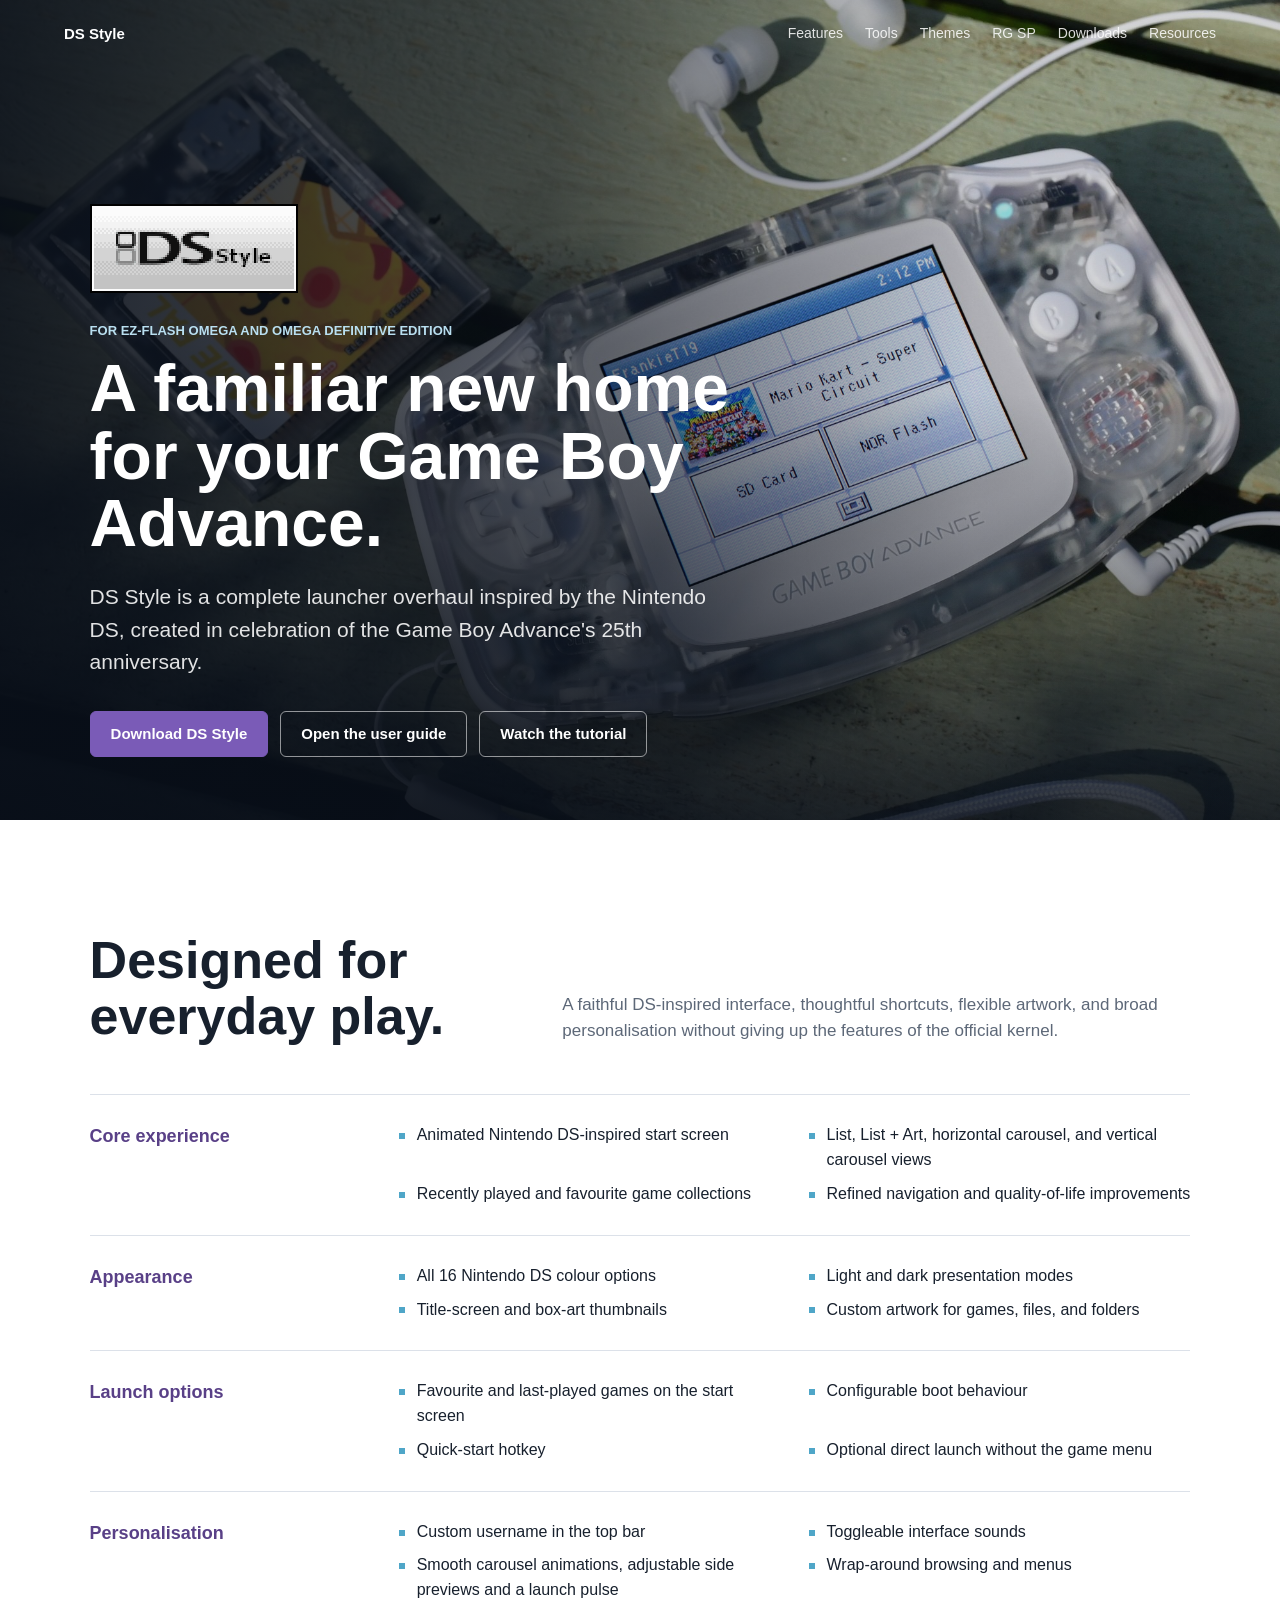
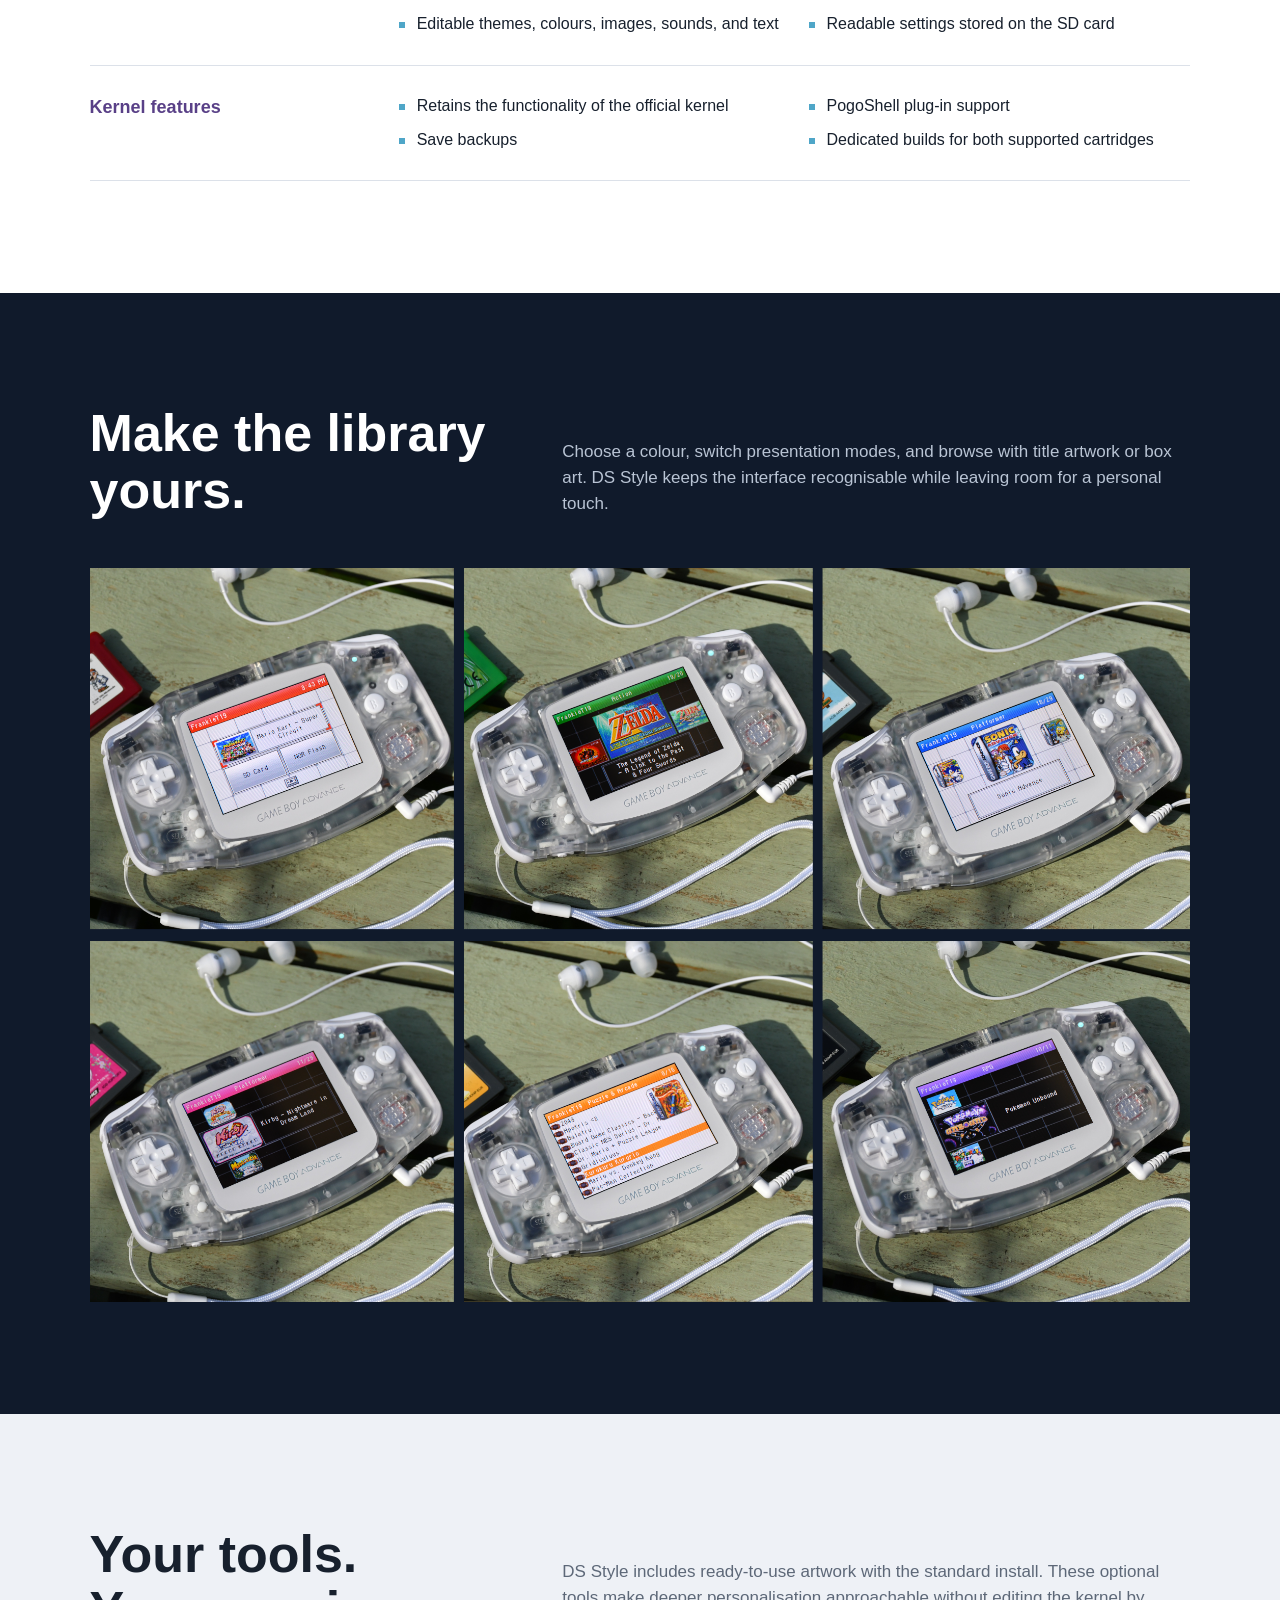
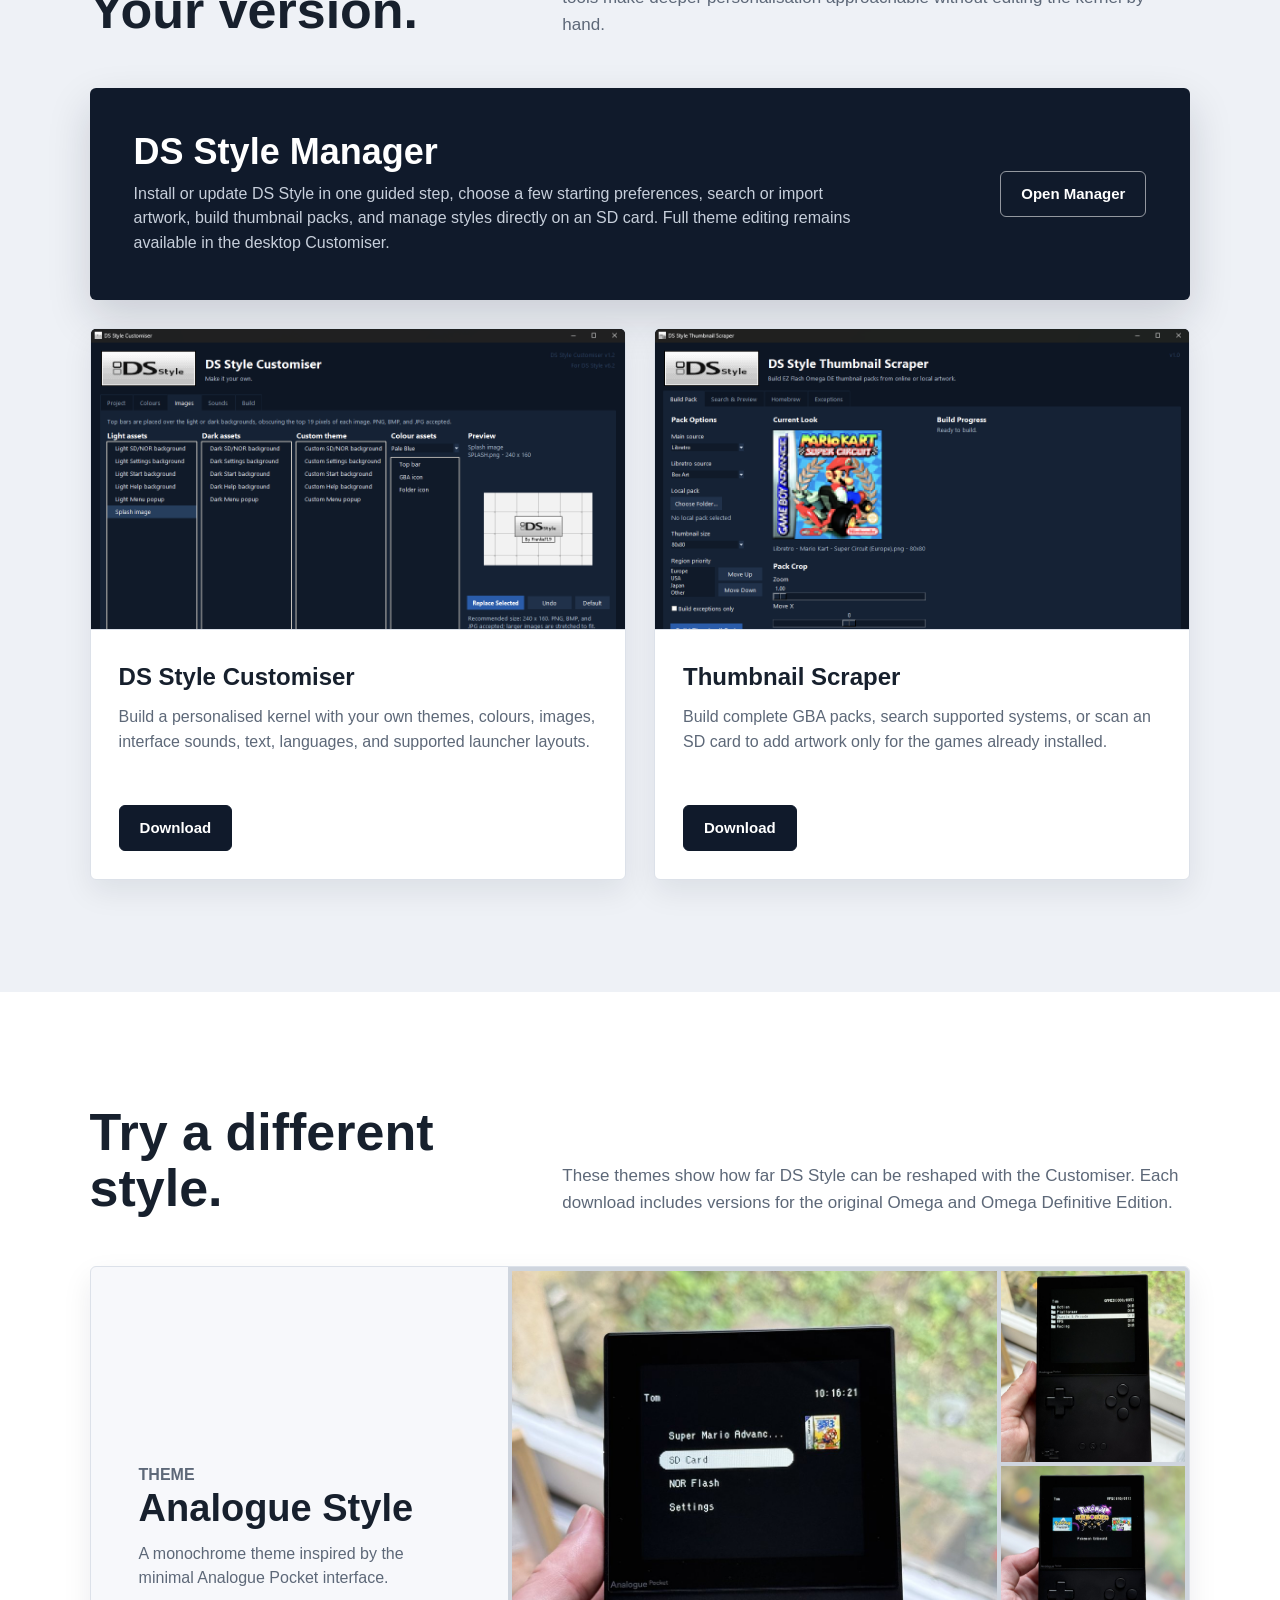
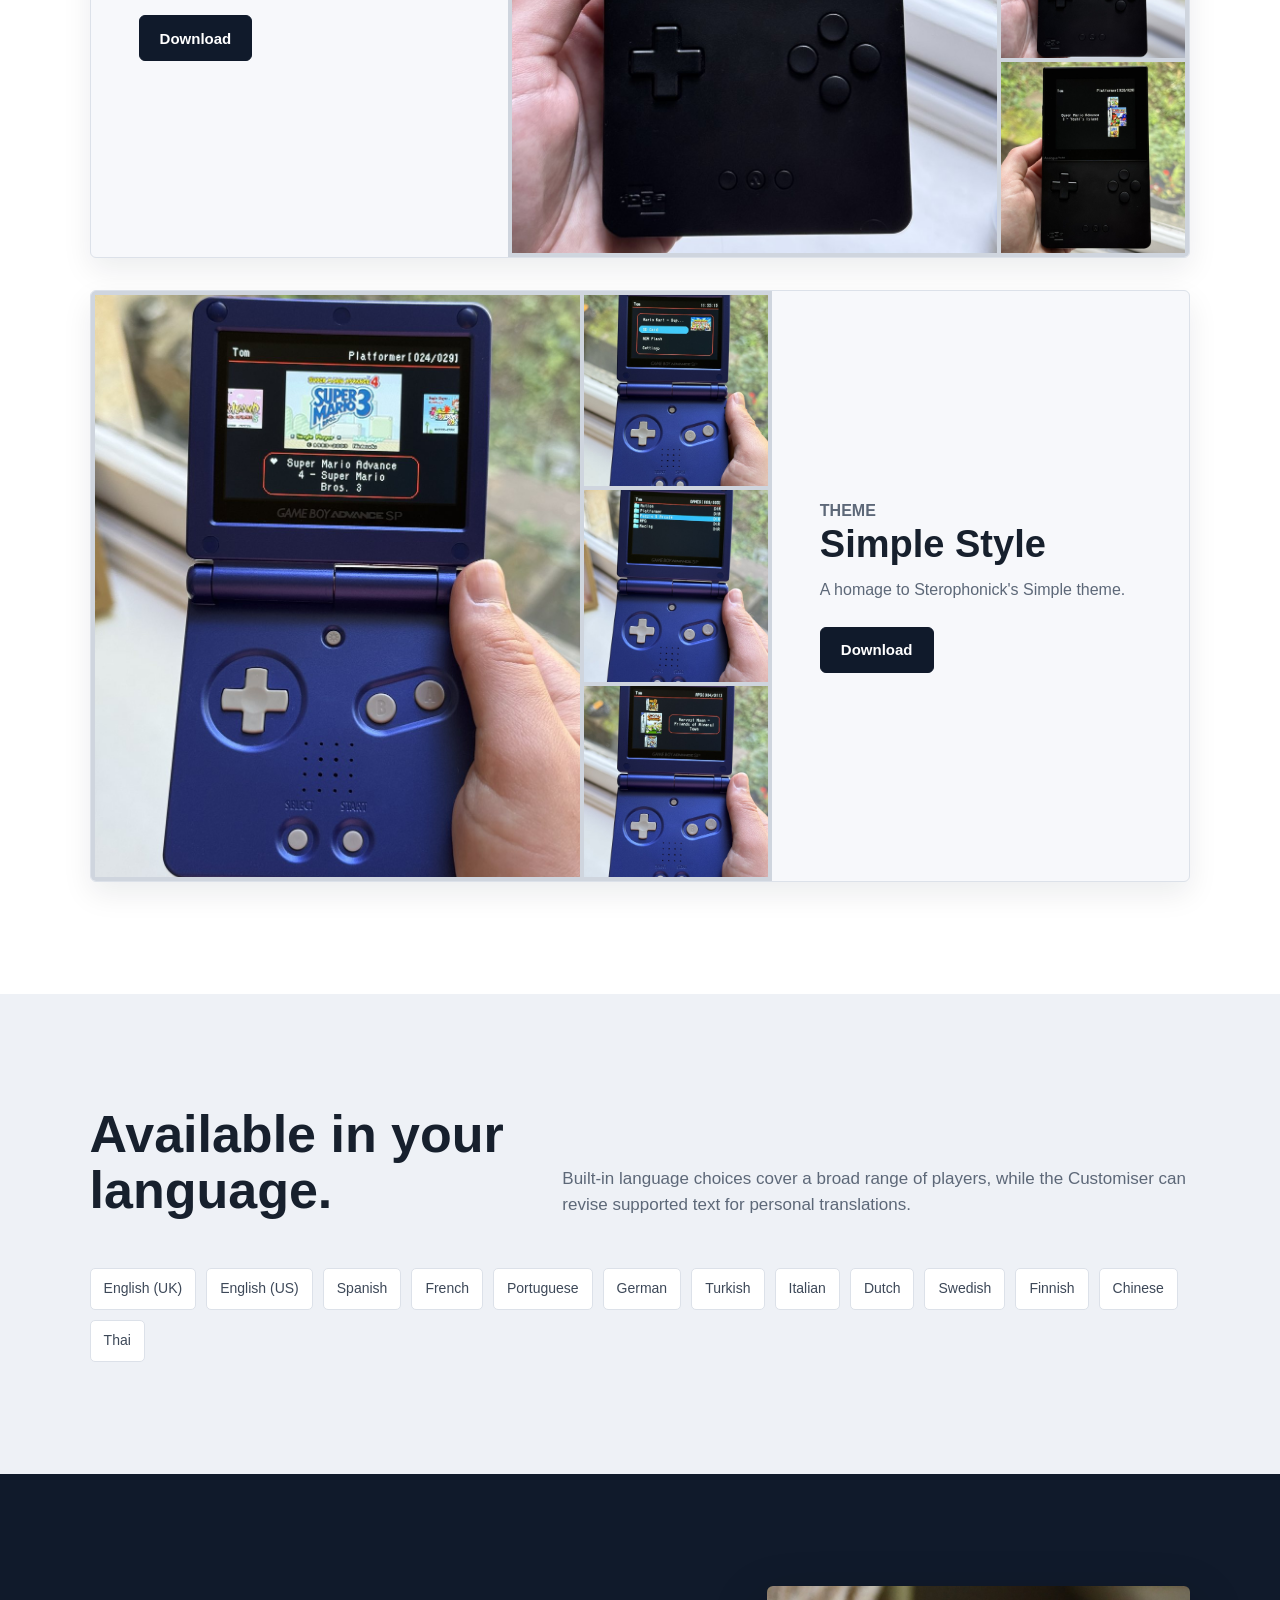
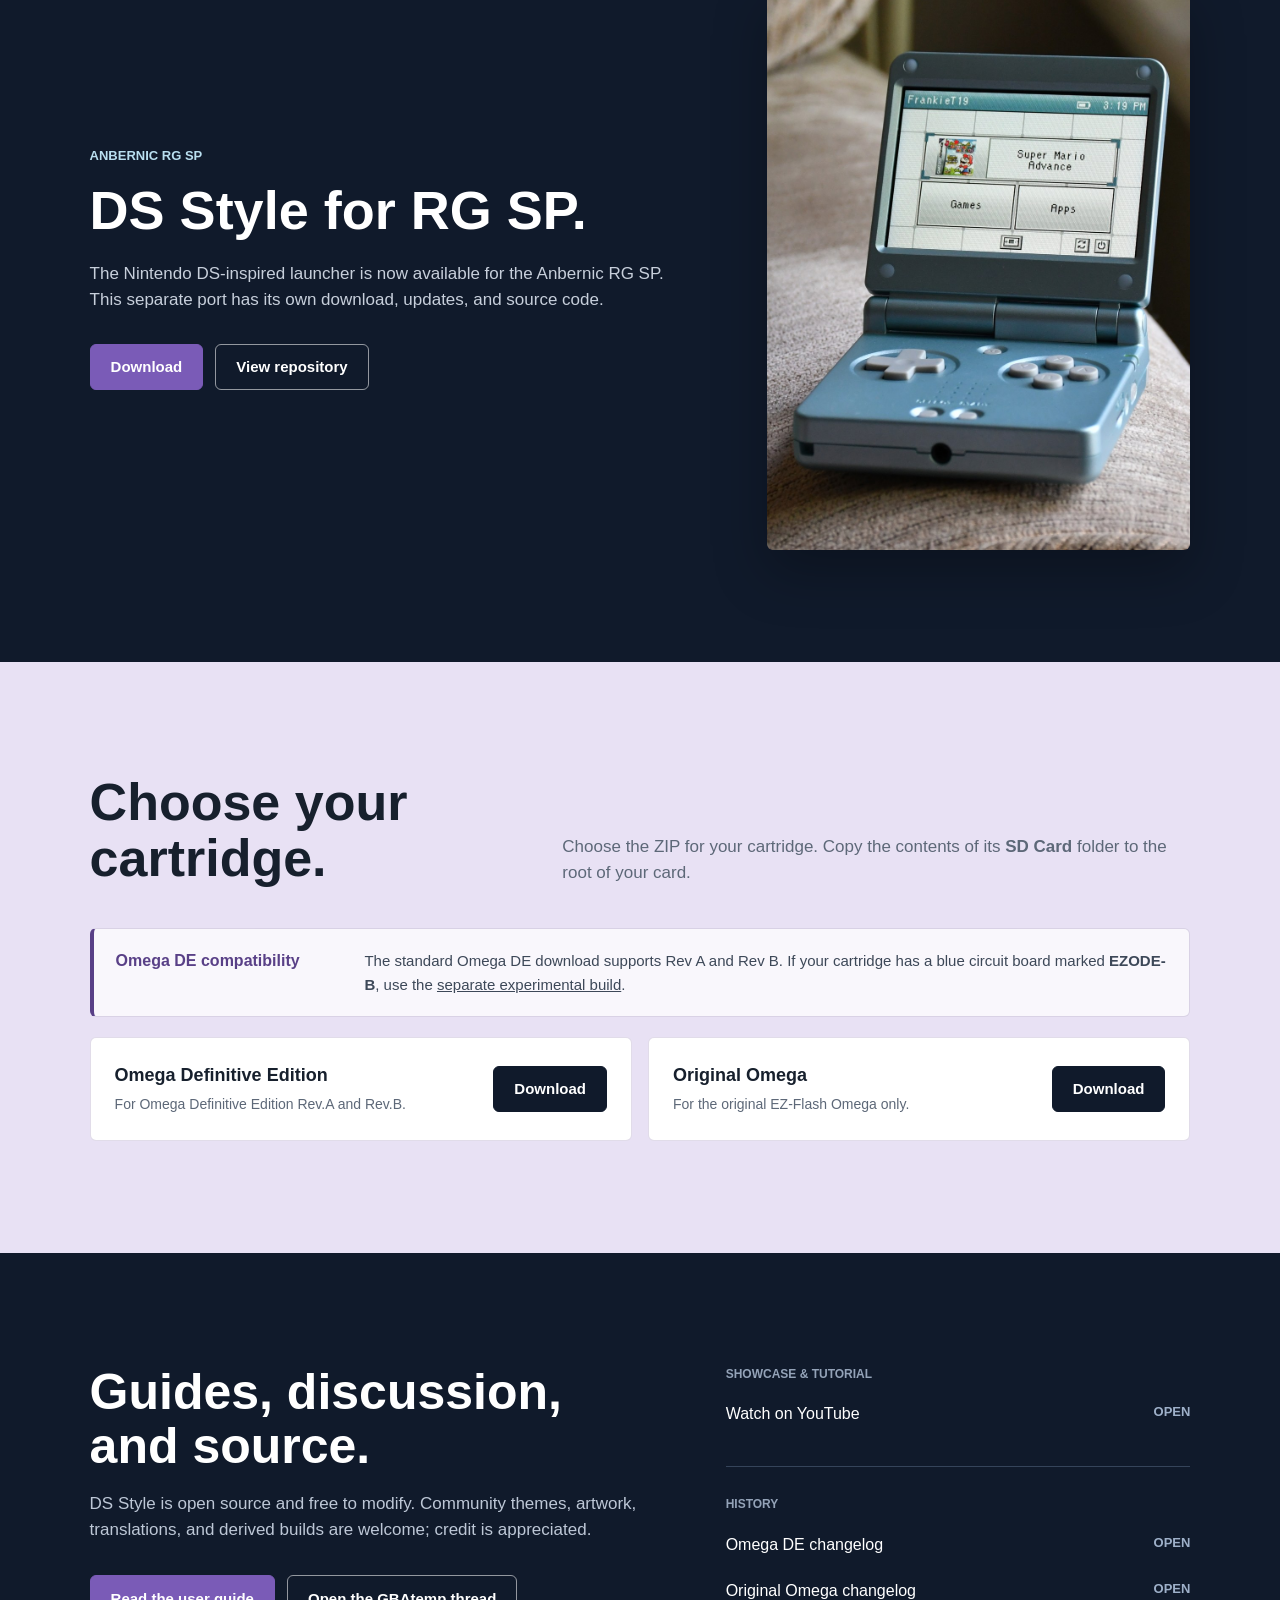
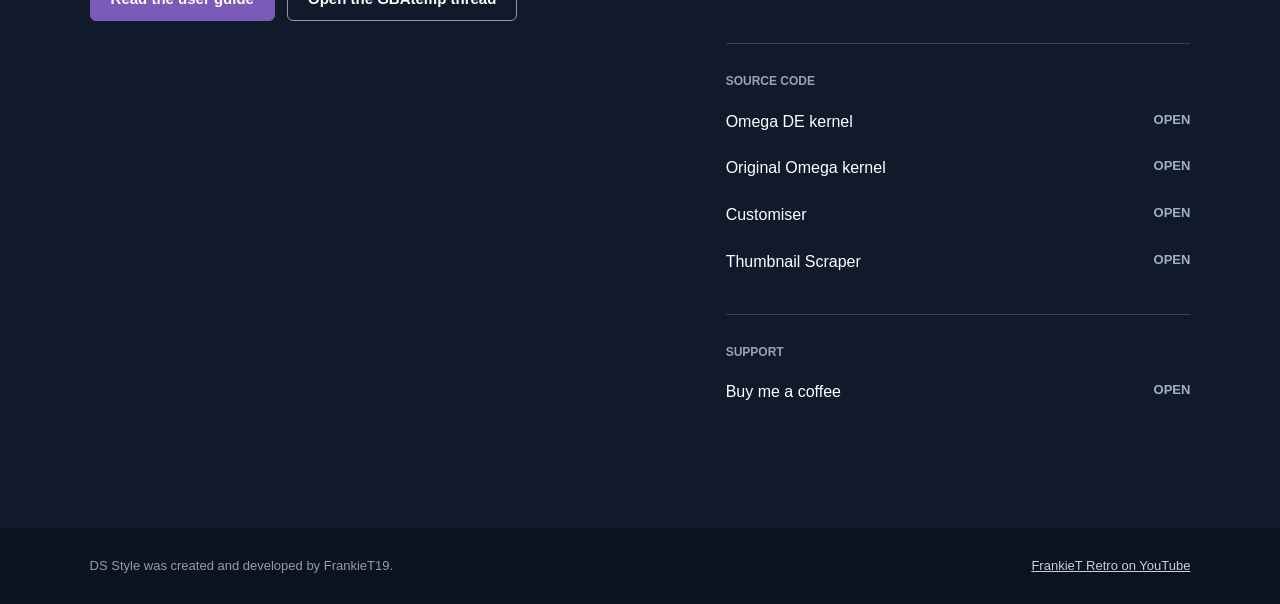
<file: docs/project/index.html>
<!doctype html>
<html lang="en">
<head>
  <meta charset="utf-8">
  <meta name="viewport" content="width=device-width, initial-scale=1">
  <meta name="description" content="DS Style is a Nintendo DS-inspired launcher for EZ-Flash Omega cartridges and the Anbernic RG SP.">
  <meta name="theme-color" content="#101a2b">
  <link rel="icon" type="image/png" href="assets/favicon.png">
  <link rel="apple-touch-icon" href="assets/favicon.png">
  <title>DS Style</title>
  <style>
    :root {
      --navy: #101a2b;
      --navy-soft: #17263d;
      --purple: #7a5bb7;
      --purple-deep: #594087;
      --cyan: #4fa6c8;
      --paper: #f7f8fb;
      --white: #ffffff;
      --ink: #17202d;
      --muted: #5d6878;
      --line: #dce1e9;
      --shadow: 0 18px 44px rgba(16, 26, 43, 0.16);
    }

    * {
      box-sizing: border-box;
    }

    @media (prefers-reduced-motion: no-preference) {
      html { scroll-behavior: smooth; }
    }

    body {
      margin: 0;
      background: var(--paper);
      color: var(--ink);
      font-family: Inter, "Segoe UI", Arial, sans-serif;
      line-height: 1.55;
    }

    a {
      color: inherit;
    }

    img {
      display: block;
      max-width: 100%;
    }

    .skip-link {
      position: absolute;
      left: 12px;
      top: -60px;
      z-index: 20;
      padding: 10px 14px;
      background: var(--white);
      color: var(--navy);
    }

    .skip-link:focus {
      top: 12px;
    }

    .site-nav {
      position: absolute;
      inset: 0 0 auto;
      z-index: 10;
      display: flex;
      align-items: center;
      justify-content: space-between;
      gap: 24px;
      padding: 22px clamp(20px, 5vw, 72px);
      color: var(--white);
    }

    .nav-brand {
      font-size: 15px;
      font-weight: 700;
      text-decoration: none;
    }

    .nav-links {
      display: flex;
      flex-wrap: wrap;
      justify-content: flex-end;
      gap: 22px;
      font-size: 14px;
    }

    .nav-links a {
      color: rgba(255, 255, 255, 0.85);
      text-decoration: none;
    }

    .nav-links a:hover,
    .nav-links a:focus-visible {
      color: var(--white);
    }

    .hero {
      min-height: min(820px, 92vh);
      display: grid;
      align-items: end;
      position: relative;
      isolation: isolate;
      overflow: hidden;
      color: var(--white);
      background: var(--navy);
    }

    .hero::before {
      content: "";
      position: absolute;
      inset: 0;
      z-index: -2;
      background:
        linear-gradient(90deg, rgba(8, 14, 24, 0.92) 0%, rgba(8, 14, 24, 0.66) 43%, rgba(8, 14, 24, 0.18) 76%),
        linear-gradient(0deg, rgba(8, 14, 24, 0.82) 0%, rgba(8, 14, 24, 0) 52%),
        url("assets/GreyBlueShowcase.JPG") center / cover no-repeat;
    }

    .hero-content {
      width: min(900px, 100%);
      padding: 120px clamp(24px, 7vw, 104px) clamp(54px, 7vh, 80px);
    }

    .hero-logo {
      width: 208px;
      height: auto;
      margin-bottom: 28px;
      image-rendering: pixelated;
    }

    .eyebrow {
      margin: 0 0 14px;
      color: #b9dff0;
      font-size: 13px;
      font-weight: 700;
      letter-spacing: 0;
      text-transform: uppercase;
    }

    h1 {
      max-width: 760px;
      margin: 0;
      font-size: clamp(43px, 6vw, 66px);
      line-height: 1.02;
      letter-spacing: 0;
    }

    .hero-copy {
      max-width: 650px;
      margin: 24px 0 0;
      color: rgba(255, 255, 255, 0.88);
      font-size: clamp(17px, 2vw, 21px);
    }

    .actions {
      display: flex;
      flex-wrap: wrap;
      gap: 12px;
      margin-top: 32px;
    }

    .button {
      display: inline-flex;
      min-height: 46px;
      align-items: center;
      justify-content: center;
      padding: 0 20px;
      border: 1px solid rgba(255, 255, 255, 0.55);
      border-radius: 6px;
      color: var(--white);
      font-size: 15px;
      font-weight: 700;
      text-decoration: none;
      transition: background 160ms ease, border-color 160ms ease, transform 160ms ease;
    }

    .button:hover,
    .button:focus-visible {
      transform: translateY(-1px);
      background: rgba(255, 255, 255, 0.12);
      border-color: var(--white);
    }

    .button.primary {
      background: var(--purple);
      border-color: var(--purple);
    }

    .button.primary:hover,
    .button.primary:focus-visible {
      background: #8969c7;
      border-color: #8969c7;
    }

    .button.dark {
      background: var(--navy);
      border-color: var(--navy);
    }

    .button.dark:hover,
    .button.dark:focus-visible {
      background: var(--navy-soft);
      border-color: var(--navy-soft);
    }

    .section {
      padding: clamp(68px, 9vw, 112px) clamp(24px, 7vw, 104px);
    }

    .section-inner {
      width: min(1180px, 100%);
      margin: 0 auto;
    }

    .section-heading {
      display: grid;
      grid-template-columns: minmax(0, 0.8fr) minmax(300px, 1.2fr);
      gap: 54px;
      align-items: end;
      margin-bottom: 50px;
    }

    .section-heading h2,
    .download-heading h2 {
      margin: 0;
      font-size: clamp(32px, 5vw, 52px);
      line-height: 1.08;
      letter-spacing: 0;
    }

    .section-heading p,
    .download-heading p {
      margin: 0;
      color: var(--muted);
      font-size: 17px;
    }

    .features {
      background: var(--white);
    }

    .feature-list {
      border-top: 1px solid var(--line);
    }

    .feature-row {
      display: grid;
      grid-template-columns: minmax(190px, 0.35fr) minmax(0, 1fr);
      gap: 32px;
      padding: 28px 0;
      border-bottom: 1px solid var(--line);
    }

    .feature-row h3 {
      margin: 0;
      color: var(--purple-deep);
      font-size: 18px;
    }

    .feature-row ul {
      display: grid;
      grid-template-columns: repeat(2, minmax(0, 1fr));
      gap: 9px 28px;
      margin: 0;
      padding: 0;
      list-style: none;
    }

    .feature-row li {
      position: relative;
      padding-left: 18px;
    }

    .feature-row li::before {
      content: "";
      position: absolute;
      width: 6px;
      height: 6px;
      left: 0;
      top: 0.62em;
      background: var(--cyan);
    }

    .showcase {
      background: var(--navy);
      color: var(--white);
    }

    .showcase .section-heading p {
      color: #b9c4d4;
    }

    .gallery-image {
      width: 100%;
      height: auto;
      display: block;
    }

    .tools {
      background: #eef1f6;
    }

    .manager-callout {
      display: grid;
      grid-template-columns: minmax(0, 1fr) auto;
      align-items: center;
      gap: 32px;
      margin-bottom: 28px;
      padding: clamp(28px, 4vw, 44px);
      overflow: hidden;
      background: var(--navy);
      color: var(--white);
      border-radius: 6px;
      box-shadow: var(--shadow);
    }

    .manager-callout h3 {
      margin: 0 0 10px;
      font-size: clamp(26px, 3vw, 36px);
      line-height: 1.1;
    }

    .manager-callout p {
      max-width: 720px;
      margin: 0;
      color: #c7cfdb;
    }

    .manager-callout .button {
      white-space: nowrap;
    }

    .tool-grid {
      display: grid;
      grid-template-columns: repeat(2, minmax(0, 1fr));
      gap: 28px;
    }

    .tool {
      overflow: hidden;
      background: var(--white);
      border: 1px solid var(--line);
      border-radius: 6px;
      box-shadow: 0 12px 30px rgba(16, 26, 43, 0.08);
    }

    .tool-media {
      aspect-ratio: 16 / 9;
      overflow: hidden;
      background: var(--navy);
      border-bottom: 1px solid var(--line);
    }

    .tool-media img {
      width: 100%;
      height: 100%;
      object-fit: cover;
      object-position: top;
    }

    .tool-body {
      padding: 28px;
    }

    .tool h3 {
      margin: 0 0 10px;
      font-size: 24px;
    }

    .tool p {
      min-height: 78px;
      margin: 0;
      color: var(--muted);
    }

    .tool .button {
      margin-top: 22px;
    }

    .themes {
      background: var(--white);
    }

    .theme-stack {
      display: grid;
      gap: 32px;
    }

    .theme-feature {
      display: grid;
      grid-template-columns: minmax(260px, 0.38fr) minmax(0, 0.62fr);
      overflow: hidden;
      background: var(--paper);
      border: 1px solid var(--line);
      border-radius: 6px;
      box-shadow: 0 12px 30px rgba(16, 26, 43, 0.08);
    }

    .theme-feature.reverse {
      grid-template-columns: minmax(0, 0.62fr) minmax(260px, 0.38fr);
    }

    .theme-copy {
      display: flex;
      flex-direction: column;
      align-items: flex-start;
      justify-content: center;
      padding: clamp(28px, 4vw, 48px);
    }

    .theme-copy h3 {
      margin: 0 0 12px;
      font-size: clamp(27px, 3vw, 38px);
      line-height: 1.1;
    }

    .theme-copy p {
      margin: 0;
      color: var(--muted);
      font-size: 16px;
    }

    .theme-copy .button {
      margin-top: 24px;
    }

    .theme-gallery {
      display: grid;
      grid-template-columns: minmax(0, 1.45fr) minmax(130px, 0.55fr);
      grid-template-rows: repeat(3, 1fr);
      gap: 4px;
      min-height: 590px;
      padding: 4px;
      background: #cfd5de;
    }

    .theme-shot {
      position: relative;
      min-width: 0;
      min-height: 0;
      padding: 0;
      overflow: hidden;
      border: 0;
      background: var(--navy);
      cursor: pointer;
    }

    .theme-shot:hover img,
    .theme-shot:focus-visible img {
      transform: scale(1.015);
    }

    .theme-shot:focus-visible {
      outline: 3px solid var(--purple);
      outline-offset: -3px;
    }

    .theme-shot img {
      position: absolute;
      inset: 0;
      width: 100%;
      height: 100%;
      min-height: 0;
      object-fit: cover;
      transition: transform 160ms ease;
    }

    .theme-gallery .theme-primary {
      grid-row: 1 / 4;
    }

    .theme-feature.reverse .theme-copy {
      grid-column: 2;
      grid-row: 1;
    }

    .theme-feature.reverse .theme-gallery {
      grid-column: 1;
      grid-row: 1;
    }

    .languages {
      background: #eef1f6;
    }

    .language-strip {
      display: flex;
      flex-wrap: wrap;
      gap: 10px;
    }

    .language-strip span {
      padding: 9px 13px;
      border: 1px solid var(--line);
      border-radius: 5px;
      background: var(--white);
      color: #3d4858;
      font-size: 14px;
    }

    .rgsp-port {
      background: var(--navy);
      color: var(--white);
    }

    .port-layout {
      display: grid;
      grid-template-columns: minmax(0, 1fr) minmax(360px, 0.72fr);
      gap: clamp(42px, 7vw, 92px);
      align-items: center;
    }

    .port-copy {
      max-width: 620px;
    }

    .port-copy h2 {
      margin: 0;
      font-size: clamp(34px, 5vw, 54px);
      line-height: 1.08;
      letter-spacing: 0;
    }

    .port-copy > p:not(.eyebrow) {
      margin: 22px 0 0;
      color: #c7cfdb;
      font-size: 17px;
    }

    .port-actions {
      display: flex;
      flex-wrap: wrap;
      gap: 12px;
      margin-top: 30px;
    }

    .port-photo {
      position: relative;
      aspect-ratio: 3 / 4;
      margin: 0;
      overflow: hidden;
      background: #0b1320;
      border-radius: 6px;
      box-shadow: 0 22px 54px rgba(0, 0, 0, 0.28);
    }

    .port-photo img {
      position: absolute;
      inset: 0;
      width: 100%;
      height: 100%;
      object-fit: cover;
    }

    .downloads {
      background: #e8e1f4;
    }

    .download-heading {
      display: grid;
      grid-template-columns: minmax(0, 0.8fr) minmax(300px, 1.2fr);
      gap: 54px;
      align-items: end;
      margin-bottom: 42px;
    }

    .download-grid {
      display: grid;
      grid-template-columns: repeat(2, minmax(0, 1fr));
      gap: 16px;
    }

    .compatibility-notice {
      display: grid;
      grid-template-columns: minmax(150px, 0.28fr) minmax(0, 1fr);
      gap: 24px;
      align-items: start;
      margin-bottom: 20px;
      padding: 20px 22px;
      background: rgba(255, 255, 255, 0.72);
      border: 1px solid rgba(89, 64, 135, 0.2);
      border-left: 4px solid var(--purple-deep);
      border-radius: 6px;
    }

    .compatibility-notice h3 {
      margin: 0;
      color: var(--purple-deep);
      font-size: 16px;
    }

    .compatibility-notice p {
      margin: 0;
      color: #3d4858;
      font-size: 15px;
    }

    .download {
      display: flex;
      align-items: center;
      justify-content: space-between;
      gap: 24px;
      padding: 24px;
      background: var(--white);
      border: 1px solid rgba(89, 64, 135, 0.18);
      border-radius: 6px;
    }

    .download h3 {
      margin: 0 0 4px;
      font-size: 18px;
    }

    .download p {
      margin: 0;
      color: var(--muted);
      font-size: 14px;
    }

    .resources {
      background: var(--navy);
      color: var(--white);
    }

    .resource-grid {
      display: grid;
      grid-template-columns: 1.1fr 0.9fr;
      gap: 68px;
      align-items: start;
    }

    .resource-grid h2 {
      margin: 0 0 18px;
      font-size: clamp(32px, 5vw, 50px);
      line-height: 1.08;
    }

    .resource-grid p {
      color: #bdc7d6;
      font-size: 17px;
    }

    .link-list {
      padding-top: 0;
    }

    .link-list a {
      display: flex;
      justify-content: space-between;
      gap: 18px;
      padding: 11px 0;
      color: var(--white);
      text-decoration: none;
    }

    .link-list a::after {
      content: "Open";
      color: #9eb0c9;
      font-size: 13px;
      font-weight: 700;
      text-transform: uppercase;
    }

    .link-list a:hover span,
    .link-list a:focus-visible span {
      color: #cdbdf0;
    }

    .resource-group + .resource-group {
      margin-top: 28px;
      padding-top: 28px;
      border-top: 1px solid #35445a;
    }

    .resource-group h3 {
      margin: 0 0 8px;
      color: #94a3b8;
      font-size: 12px;
      letter-spacing: 0;
      text-transform: uppercase;
    }

    footer {
      padding: 28px clamp(24px, 7vw, 104px);
      background: #0b1320;
      color: #909caf;
      font-size: 13px;
    }

    .footer-inner {
      width: min(1180px, 100%);
      display: flex;
      justify-content: space-between;
      gap: 24px;
      margin: 0 auto;
    }

    footer a {
      color: #c8d0dd;
    }

    @media (max-width: 820px) {
      .site-nav {
        align-items: flex-start;
      }

      .nav-links {
        display: none;
      }

      .hero {
        min-height: 790px;
      }

      .hero::before {
        background:
          linear-gradient(0deg, rgba(8, 14, 24, 0.94) 0%, rgba(8, 14, 24, 0.48) 70%, rgba(8, 14, 24, 0.22) 100%),
          url("assets/GreyBlueShowcase.JPG") 64% center / cover no-repeat;
      }

      .hero-content {
        padding-top: 120px;
      }

      .section-heading,
      .download-heading,
      .compatibility-notice,
      .port-layout,
      .resource-grid {
        grid-template-columns: 1fr;
        gap: 20px;
      }

      .port-copy {
        max-width: 720px;
        padding-bottom: 18px;
      }

      .port-photo {
        width: min(560px, 100%);
        justify-self: center;
      }

      .feature-row {
        grid-template-columns: 1fr;
        gap: 14px;
      }

      .tool-grid,
      .download-grid {
        grid-template-columns: 1fr;
      }

      .manager-callout {
        grid-template-columns: 1fr;
      }

      .manager-callout .button {
        justify-self: start;
      }

      .theme-feature,
      .theme-feature.reverse {
        grid-template-columns: 1fr;
      }

      .theme-feature.reverse .theme-copy,
      .theme-feature.reverse .theme-gallery {
        grid-column: 1;
      }

      .theme-feature.reverse .theme-copy {
        grid-row: 1;
      }

      .theme-feature.reverse .theme-gallery {
        grid-row: 2;
      }

      .theme-gallery {
        min-height: 500px;
      }
    }

    @media (max-width: 560px) {
      .hero-logo {
        width: 176px;
      }

      h1 {
        font-size: 42px;
      }

      .button {
        width: 100%;
      }

      .feature-row ul {
        grid-template-columns: 1fr;
      }

      .tool p {
        min-height: 0;
      }

      .theme-gallery {
        grid-template-columns: repeat(3, 1fr);
        grid-template-rows: minmax(360px, auto) 112px;
        min-height: 0;
        background: var(--navy);
      }

      .theme-gallery .theme-primary {
        grid-column: 1 / 4;
        grid-row: 1;
      }

      .theme-shot img {
        object-fit: contain;
      }

      .download {
        align-items: flex-start;
        flex-direction: column;
      }

      .download .button {
        width: auto;
      }

      .footer-inner {
        flex-direction: column;
      }
    }
  </style>
</head>
<body>
  <a class="skip-link" href="#main">Skip to content</a>

  <header class="site-nav" aria-label="Primary navigation">
    <a class="nav-brand" href="../">DS Style</a>
    <nav class="nav-links">
      <a href="#features">Features</a>
      <a href="#tools">Tools</a>
      <a href="#themes">Themes</a>
      <a href="#rg-sp">RG SP</a>
      <a href="#downloads">Downloads</a>
      <a href="#resources">Resources</a>
    </nav>
  </header>

  <main id="main">
    <section class="hero">
      <div class="hero-content">
        <img class="hero-logo" src="assets/Logo.png" width="105" height="45" alt="DS Style">
        <p class="eyebrow">For EZ-Flash Omega and Omega Definitive Edition</p>
        <h1>A familiar new home for your Game Boy Advance.</h1>
        <p class="hero-copy">
          DS Style is a complete launcher overhaul inspired by the Nintendo DS,
          created in celebration of the Game Boy Advance's 25th anniversary.
        </p>
        <div class="actions">
          <a class="button primary" href="#downloads">Download DS Style</a>
          <a class="button" href="../">Open the user guide</a>
          <a class="button" href="https://youtu.be/i807VUSWFjg" target="_blank" rel="noopener noreferrer">Watch the tutorial</a>
        </div>
      </div>
    </section>

    <section class="section features" id="features">
      <div class="section-inner">
        <div class="section-heading">
          <h2>Designed for everyday play.</h2>
          <p>
            A faithful DS-inspired interface, thoughtful shortcuts, flexible artwork,
            and broad personalisation without giving up the features of the official kernel.
          </p>
        </div>

        <div class="feature-list">
          <article class="feature-row">
            <h3>Core experience</h3>
            <ul>
              <li>Animated Nintendo DS-inspired start screen</li>
              <li>List, List + Art, horizontal carousel, and vertical carousel views</li>
              <li>Recently played and favourite game collections</li>
              <li>Refined navigation and quality-of-life improvements</li>
            </ul>
          </article>

          <article class="feature-row">
            <h3>Appearance</h3>
            <ul>
              <li>All 16 Nintendo DS colour options</li>
              <li>Light and dark presentation modes</li>
              <li>Title-screen and box-art thumbnails</li>
              <li>Custom artwork for games, files, and folders</li>
            </ul>
          </article>

          <article class="feature-row">
            <h3>Launch options</h3>
            <ul>
              <li>Favourite and last-played games on the start screen</li>
              <li>Configurable boot behaviour</li>
              <li>Quick-start hotkey</li>
              <li>Optional direct launch without the game menu</li>
            </ul>
          </article>

          <article class="feature-row">
            <h3>Personalisation</h3>
            <ul>
              <li>Custom username in the top bar</li>
              <li>Toggleable interface sounds</li>
              <li>Smooth carousel animations, adjustable side previews and a launch pulse</li>
              <li>Wrap-around browsing and menus</li>
              <li>Editable themes, colours, images, sounds, and text</li>
              <li>Readable settings stored on the SD card</li>
            </ul>
          </article>

          <article class="feature-row">
            <h3>Kernel features</h3>
            <ul>
              <li>Retains the functionality of the official kernel</li>
              <li>PogoShell plug-in support</li>
              <li>Save backups</li>
              <li>Dedicated builds for both supported cartridges</li>
            </ul>
          </article>
        </div>
      </div>
    </section>

    <section class="section showcase">
      <div class="section-inner">
        <div class="section-heading">
          <h2>Make the library yours.</h2>
          <p>
            Choose a colour, switch presentation modes, and browse with title artwork
            or box art. DS Style keeps the interface recognisable while leaving room
            for a personal touch.
          </p>
        </div>
        <img class="gallery-image" src="assets/combinedoverview.png" width="2160" height="1440" alt="Six DS Style launcher layouts shown on a Game Boy Advance" loading="lazy">
      </div>
    </section>

    <section class="section tools" id="tools">
      <div class="section-inner">
        <div class="section-heading">
          <h2>Your tools.<br>Your version.</h2>
          <p>
            DS Style includes ready-to-use artwork with the standard install. These optional tools make
            deeper personalisation approachable without editing the kernel by hand.
          </p>
        </div>

        <aside class="manager-callout" aria-labelledby="manager-title">
          <div>
            <h3 id="manager-title">DS Style Manager</h3>
            <p>
              Install or update DS Style in one guided step, choose a few starting preferences,
              search or import artwork, build thumbnail packs, and manage styles directly on an
              SD card. Full theme editing remains available in the desktop Customiser.
            </p>
          </div>
          <a class="button" href="../manager/">Open Manager</a>
        </aside>

        <div class="tool-grid">
          <article class="tool">
            <div class="tool-media">
              <img src="assets/DS%20Style%20Customiser.png" width="1180" height="730" alt="DS Style Customiser window" loading="lazy">
            </div>
            <div class="tool-body">
              <h3>DS Style Customiser</h3>
              <p>
                Build a personalised kernel with your own themes, colours, images,
                interface sounds, text, languages, and supported launcher layouts.
              </p>
              <a class="button dark" href="https://github.com/FrankieT19/ds-style-customiser/releases/download/v2.5/DS-Style-Customiser-v2.5-for-DS-Style-v8.2.zip">Download</a>
            </div>
          </article>

          <article class="tool">
            <div class="tool-media">
              <img src="assets/DS%20Style%20Thumbnail%20Scraper.png" width="1180" height="860" alt="DS Style Thumbnail Scraper window" loading="lazy">
            </div>
            <div class="tool-body">
              <h3>Thumbnail Scraper</h3>
              <p>
                Build complete GBA packs, search supported systems, or scan an SD card
                to add artwork only for the games already installed.
              </p>
              <a class="button dark" href="https://github.com/FrankieT19/ds-style-thumbnail-scraper/releases/download/v1.9/DS-Style-Thumbnail-Scraper-v1.9-for-DS-Style-v8.2.zip">Download</a>
            </div>
          </article>
        </div>
      </div>
    </section>

    <section class="section themes" id="themes">
      <div class="section-inner">
        <div class="section-heading">
          <h2>Try a different style.</h2>
          <p>
            These themes show how far DS Style can be reshaped with the
            Customiser. Each download includes versions for the original Omega and
            Omega Definitive Edition.
          </p>
        </div>

        <div class="theme-stack">
          <article class="theme-feature">
            <div class="theme-copy">
              <p class="eyebrow">Theme</p>
              <h3>Analogue Style</h3>
              <p>
                A monochrome theme inspired by the minimal Analogue Pocket interface.
              </p>
              <a class="button dark" href="https://github.com/FrankieT19/ds-style-customiser/releases/download/example-theme-analogue-v6.9/Analogue-Style-for-DS-Style-v8.2.zip">Download</a>
            </div>
            <div class="theme-gallery" aria-label="Analogue Style gallery">
              <button class="theme-shot theme-primary" type="button" aria-label="Show Analogue Style start screen">
                <img src="assets/themes/analogue-1.jpg" width="1000" height="1333" alt="Analogue Style start screen on an Analogue Pocket" loading="lazy">
              </button>
              <button class="theme-shot" type="button" aria-label="Show Analogue Style list view">
                <img src="assets/themes/analogue-2.jpg" width="1000" height="1334" alt="Analogue Style list view" loading="lazy">
              </button>
              <button class="theme-shot" type="button" aria-label="Show Analogue Style horizontal carousel">
                <img src="assets/themes/analogue-3.jpg" width="1000" height="1333" alt="Analogue Style horizontal carousel" loading="lazy">
              </button>
              <button class="theme-shot" type="button" aria-label="Show Analogue Style vertical carousel">
                <img src="assets/themes/analogue-4.jpg" width="1000" height="1333" alt="Analogue Style vertical carousel" loading="lazy">
              </button>
            </div>
          </article>

          <article class="theme-feature reverse">
            <div class="theme-copy">
              <p class="eyebrow">Theme</p>
              <h3>Simple Style</h3>
              <p>
                A homage to Sterophonick's Simple theme.
              </p>
              <a class="button dark" href="https://github.com/FrankieT19/ds-style-customiser/releases/download/example-theme-analogue-v6.9/Simple-Style-for-DS-Style-v8.2.zip">Download</a>
            </div>
            <div class="theme-gallery" aria-label="Simple Style gallery">
              <button class="theme-shot theme-primary" type="button" aria-label="Show Simple Style horizontal carousel">
                <img src="assets/themes/simple-4.jpg" width="1000" height="1333" alt="Simple Style horizontal carousel" loading="lazy">
              </button>
              <button class="theme-shot" type="button" aria-label="Show Simple Style start screen">
                <img src="assets/themes/simple-1.jpg" width="1000" height="1333" alt="Simple Style start screen on a Game Boy Advance SP" loading="lazy">
              </button>
              <button class="theme-shot" type="button" aria-label="Show Simple Style list view">
                <img src="assets/themes/simple-2.jpg" width="1000" height="1333" alt="Simple Style list view" loading="lazy">
              </button>
              <button class="theme-shot" type="button" aria-label="Show Simple Style vertical carousel">
                <img src="assets/themes/simple-3.jpg" width="1000" height="1333" alt="Simple Style vertical carousel" loading="lazy">
              </button>
            </div>
          </article>
        </div>
      </div>
    </section>

    <section class="section languages">
      <div class="section-inner">
        <div class="section-heading">
          <h2>Available in your language.</h2>
          <p>
            Built-in language choices cover a broad range of players, while the
            Customiser can revise supported text for personal translations.
          </p>
        </div>
        <div class="language-strip" aria-label="Supported languages">
          <span>English (UK)</span>
          <span>English (US)</span>
          <span>Spanish</span>
          <span>French</span>
          <span>Portuguese</span>
          <span>German</span>
          <span>Turkish</span>
          <span>Italian</span>
          <span>Dutch</span>
          <span>Swedish</span>
          <span>Finnish</span>
          <span>Chinese</span>
          <span>Thai</span>
        </div>
      </div>
    </section>

    <section class="section rgsp-port" id="rg-sp">
      <div class="section-inner port-layout">
        <div class="port-copy">
          <p class="eyebrow">Anbernic RG SP</p>
          <h2>DS Style for RG SP.</h2>
          <p>
            The Nintendo DS-inspired launcher is now available for the Anbernic RG SP.
            This separate port has its own download, updates, and source code.
          </p>
          <div class="port-actions">
            <a class="button primary" href="https://github.com/FrankieT19/rg-sp-ds-style/releases/download/v1.1/DS-Style-RG-SP-v1.1.zip">Download</a>
            <a class="button" href="https://github.com/FrankieT19/rg-sp-ds-style" target="_blank" rel="noopener noreferrer">View repository</a>
          </div>
        </div>
        <figure class="port-photo">
          <img src="assets/rg-sp-ds-style.jpg" width="1000" height="1333" alt="Anbernic RG SP running DS Style" loading="lazy">
        </figure>
      </div>
    </section>

    <section class="section downloads" id="downloads">
      <div class="section-inner">
        <div class="download-heading">
          <h2>Choose your cartridge.</h2>
          <p>
            Choose the ZIP for your cartridge. Copy the contents of its <strong>SD Card</strong>
            folder to the root of your card.
          </p>
        </div>

        <aside class="compatibility-notice" aria-labelledby="omega-de-compatibility">
          <h3 id="omega-de-compatibility">Omega DE compatibility</h3>
          <p>
            The standard Omega DE download supports Rev A and Rev B. If your cartridge
            has a blue circuit board marked <strong>EZODE-B</strong>, use the
            <a href="https://github.com/FrankieT19/omega-blue-ds-style-kernel/releases/tag/v8.2-blue-test.7"
              target="_blank" rel="noopener noreferrer">separate experimental build</a>.
          </p>
        </aside>

        <div class="download-grid">
          <article class="download">
            <div>
              <h3>Omega Definitive Edition</h3>
              <p>For Omega Definitive Edition Rev.A and Rev.B.</p>
            </div>
            <a class="button dark" href="https://github.com/FrankieT19/omega-de-ds-style-kernel/releases/download/v8.2/DS-Style-Omega-DE-v8.2.zip">Download</a>
          </article>

          <article class="download">
            <div>
              <h3>Original Omega</h3>
              <p>For the original EZ-Flash Omega only.</p>
            </div>
            <a class="button dark" href="https://github.com/FrankieT19/omega-ds-style-kernel/releases/download/v8.2/DS-Style-Omega-v8.2.zip">Download</a>
          </article>
        </div>
      </div>
    </section>

    <section class="section resources" id="resources">
      <div class="section-inner resource-grid">
        <div>
          <h2>Guides, discussion, and source.</h2>
          <p>
            DS Style is open source and free to modify. Community themes, artwork,
            translations, and derived builds are welcome; credit is appreciated.
          </p>
          <div class="actions">
            <a class="button primary" href="../">Read the user guide</a>
            <a class="button" href="https://gbatemp.net/threads/ds-style-a-nintendo-ds-inspired-custom-kernel-for-ez-flash-omega-omega-de.680565/" target="_blank" rel="noopener noreferrer">Open the GBAtemp thread</a>
          </div>
        </div>

        <div>
          <nav class="resource-group link-list" aria-label="DS Style video">
            <h3>Showcase &amp; tutorial</h3>
            <a href="https://youtu.be/i807VUSWFjg" target="_blank" rel="noopener noreferrer"><span>Watch on YouTube</span></a>
          </nav>

          <nav class="resource-group link-list" aria-label="DS Style history">
            <h3>History</h3>
            <a href="https://github.com/FrankieT19/omega-de-ds-style-kernel/blob/main/CHANGELOG.md" target="_blank" rel="noopener noreferrer"><span>Omega DE changelog</span></a>
            <a href="https://github.com/FrankieT19/omega-ds-style-kernel/blob/master/CHANGELOG.md" target="_blank" rel="noopener noreferrer"><span>Original Omega changelog</span></a>
          </nav>

          <nav class="resource-group link-list" aria-label="DS Style source code">
            <h3>Source code</h3>
            <a href="https://github.com/FrankieT19/omega-de-ds-style-kernel" target="_blank" rel="noopener noreferrer"><span>Omega DE kernel</span></a>
            <a href="https://github.com/FrankieT19/omega-ds-style-kernel" target="_blank" rel="noopener noreferrer"><span>Original Omega kernel</span></a>
            <a href="https://github.com/FrankieT19/ds-style-customiser" target="_blank" rel="noopener noreferrer"><span>Customiser</span></a>
            <a href="https://github.com/FrankieT19/ds-style-thumbnail-scraper" target="_blank" rel="noopener noreferrer"><span>Thumbnail Scraper</span></a>
          </nav>

          <nav class="resource-group link-list" aria-label="Support DS Style">
            <h3>Support</h3>
            <a href="https://buymeacoffee.com/frankiet19" target="_blank" rel="noopener noreferrer"><span>Buy me a coffee</span></a>
          </nav>
        </div>
      </div>
    </section>
  </main>

  <footer>
    <div class="footer-inner">
      <span>DS Style was created and developed by FrankieT19.</span>
      <a href="https://www.youtube.com/@frankietretro" target="_blank" rel="noopener noreferrer">FrankieT Retro on YouTube</a>
    </div>
  </footer>
  <script>
    document.querySelectorAll(".theme-gallery").forEach((gallery) => {
      const primary = gallery.querySelector(".theme-primary");

      gallery.addEventListener("click", (event) => {
        const selected = event.target.closest(".theme-shot");
        if (!selected || selected === primary) {
          return;
        }

        const primaryImage = primary.querySelector("img");
        const selectedImage = selected.querySelector("img");
        const primaryLabel = primary.getAttribute("aria-label");

        [primaryImage.src, selectedImage.src] = [selectedImage.src, primaryImage.src];
        [primaryImage.alt, selectedImage.alt] = [selectedImage.alt, primaryImage.alt];
        primary.setAttribute("aria-label", selected.getAttribute("aria-label"));
        selected.setAttribute("aria-label", primaryLabel);
      });
    });
  </script>
</body>
</html>
<!-- DS Style Pages refresh -->
</file>
